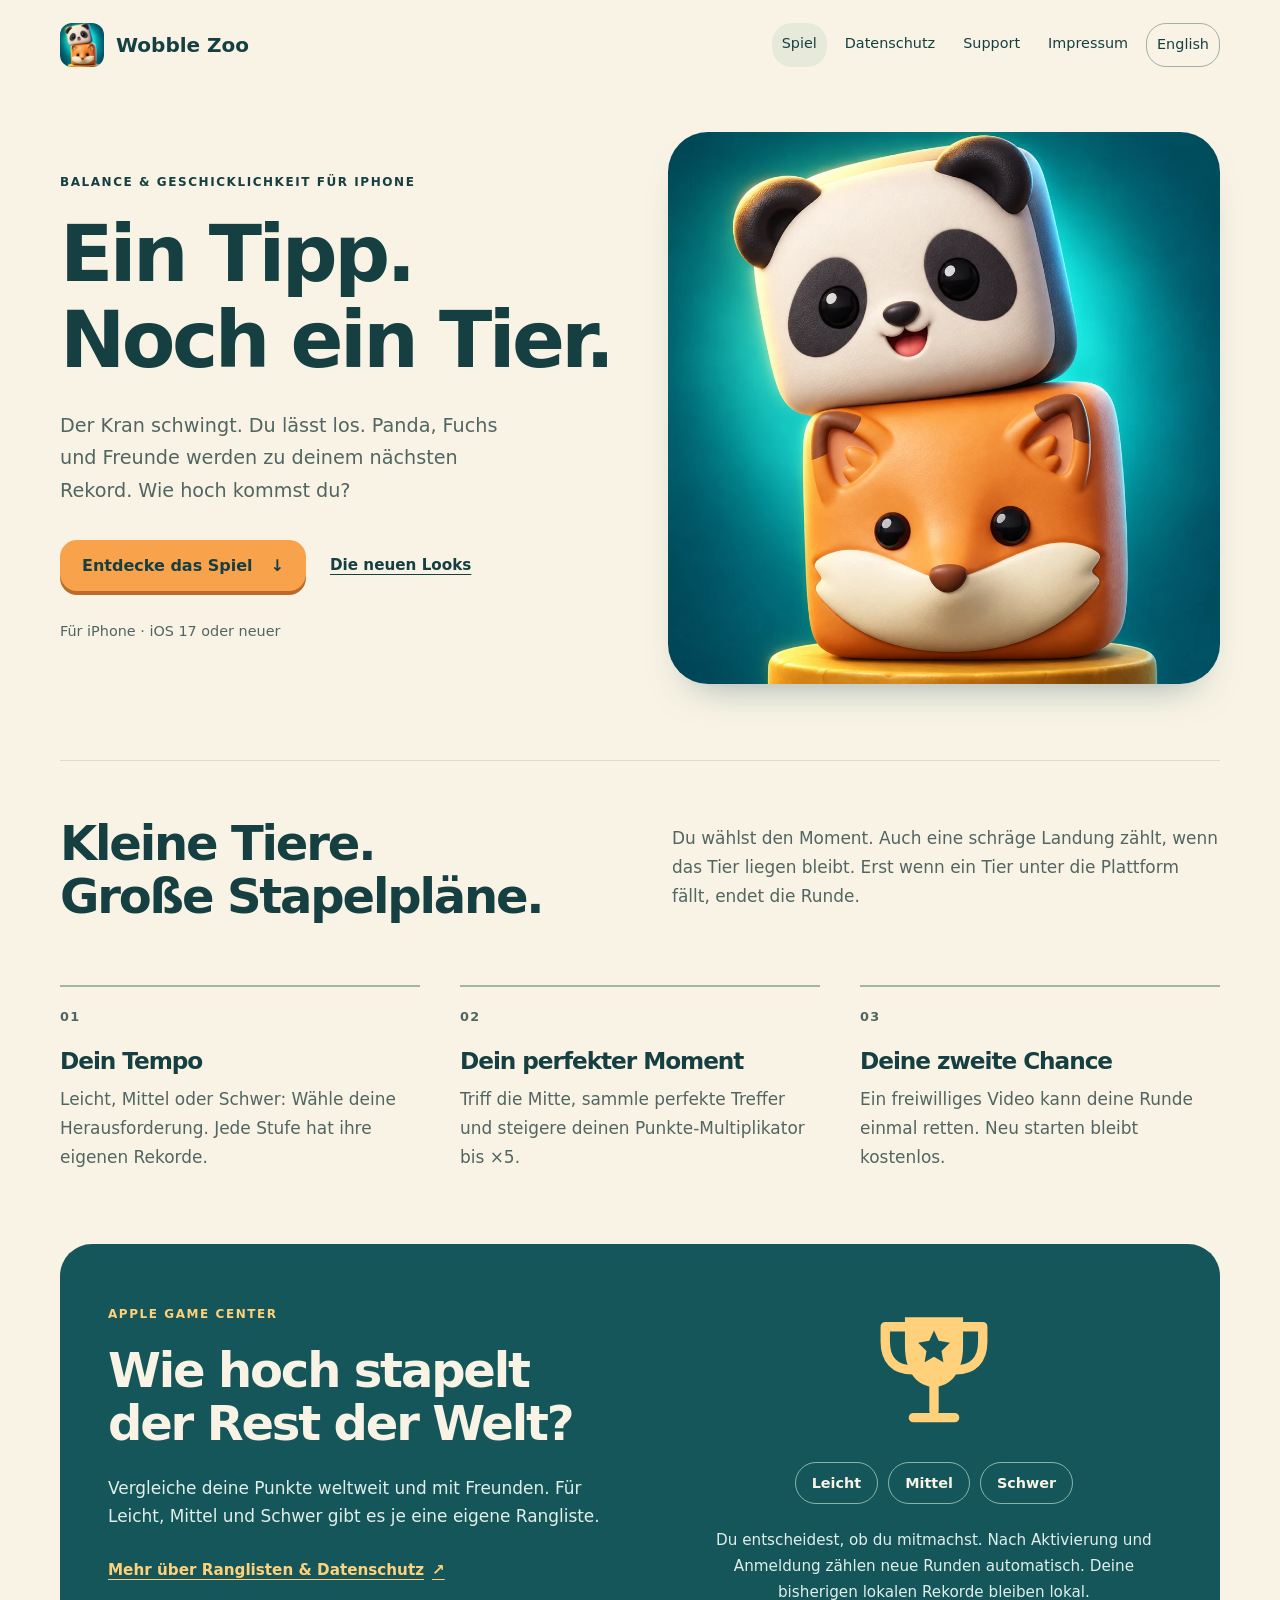
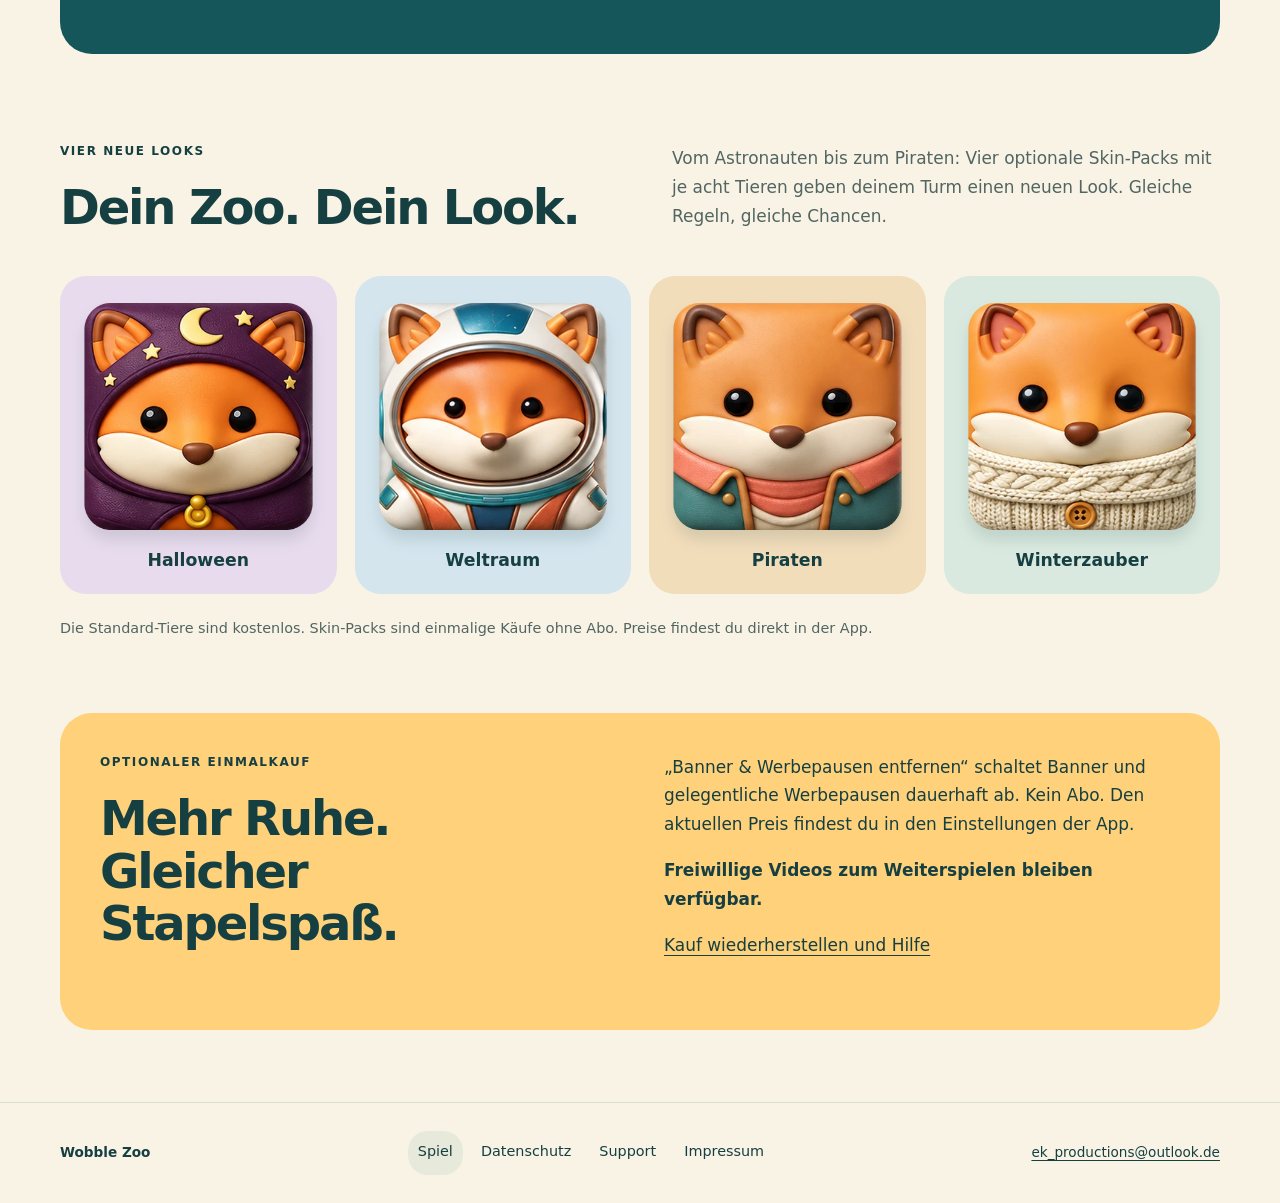
<file: index.html>
<!doctype html>
<html lang="de">
<head>
  <meta charset="utf-8">
  <meta name="viewport" content="width=device-width, initial-scale=1">
  <meta name="description" content="Ein Tipp. Noch ein Tier. Entdecke Wobble Zoo für iPhone: Tiere stapeln, drei Game-Center-Ranglisten und vier optionale Skin-Packs.">
  <meta name="theme-color" content="#f8f3e5">
  <title>Wobble Zoo: Tiere stapeln</title>
  <link rel="canonical" href="https://ekproductions.github.io/wobblezoo/">
  <link rel="alternate" hreflang="de" href="https://ekproductions.github.io/wobblezoo/">
  <link rel="alternate" hreflang="en" href="https://ekproductions.github.io/wobblezoo/en/">
  <meta property="og:type" content="website">
  <meta property="og:title" content="Wobble Zoo: Tiere stapeln">
  <meta property="og:description" content="Ein Tipp. Noch ein Tier. Entdecke Wobble Zoo für iPhone: Tiere stapeln, drei Game-Center-Ranglisten und vier optionale Skin-Packs.">
  <meta property="og:url" content="https://ekproductions.github.io/wobblezoo/">
  <meta property="og:image" content="https://ekproductions.github.io/wobblezoo/assets/app-icon.png?v=20260909">
  <meta property="og:image:width" content="1024">
  <meta property="og:image:height" content="1024">
  <meta property="og:image:alt" content="Das neue Wobble-Zoo-Motiv: ein Panda-Tierwürfel auf einem Fuchs">
  <link rel="icon" href="assets/app-icon-96.png">
  <link rel="apple-touch-icon" href="assets/apple-touch-icon.png">
  <link rel="stylesheet" href="assets/styles.css?v=20260909">
</head>
<body class="home">
<a class="skip" href="#main">Zum Inhalt</a>
<div class="top">
  <header><div class="shell">
    <a class="brand" href="index.html"><img src="assets/app-icon-96.png" alt="" width="44" height="44">Wobble Zoo</a>
    <nav aria-label="Hauptnavigation"><a href="index.html" aria-current="page">Spiel</a><a href="privacy.html">Datenschutz</a><a href="support.html">Support</a><a href="provider.html">Impressum</a><a class="language" href="en/index.html" lang="en" hreflang="en">English</a></nav>
  </div></header>
</div>
<main id="main">
  <section class="hero shell">
    <div class="hero-copy">
      <span class="eyebrow">Balance & Geschicklichkeit für iPhone</span>
      <h1>Ein Tipp.<br>Noch ein Tier.</h1>
      <p>Der Kran schwingt. Du lässt los. Panda, Fuchs und Freunde werden zu deinem nächsten Rekord. Wie hoch kommst du?</p>
      <div class="actions"><a class="button" href="#spiel">Entdecke das Spiel <span aria-hidden="true">↓</span></a><a class="text-link" href="#skins">Die neuen Looks</a></div>
      <p class="footnote">Für iPhone · iOS 17 oder neuer</p>
    </div>
    <figure class="hero-art"><img src="assets/panda-fox.webp" alt="Das neue Wobble-Zoo-Motiv: ein Panda-Tierwürfel auf einem Fuchs" width="1024" height="1024" fetchpriority="high"></figure>
  </section>
  <div class="shell">
    <section id="spiel" class="intro"><h2>Kleine Tiere.<br>Große Stapelpläne.</h2><p>Du wählst den Moment. Auch eine schräge Landung zählt, wenn das Tier liegen bleibt. Erst wenn ein Tier unter die Plattform fällt, endet die Runde.</p></section>
    <section class="steps" aria-label="Spiel"><article><span class="step-number" aria-hidden="true">01</span><h3>Dein Tempo</h3><p>Leicht, Mittel oder Schwer: Wähle deine Herausforderung. Jede Stufe hat ihre eigenen Rekorde.</p></article>
<article><span class="step-number" aria-hidden="true">02</span><h3>Dein perfekter Moment</h3><p>Triff die Mitte, sammle perfekte Treffer und steigere deinen Punkte-Multiplikator bis ×5.</p></article>
<article><span class="step-number" aria-hidden="true">03</span><h3>Deine zweite Chance</h3><p>Ein freiwilliges Video kann deine Runde einmal retten. Neu starten bleibt kostenlos.</p></article></section>
    <section class="rankings" aria-labelledby="rank-title">
      <div><span class="eyebrow">Apple Game Center</span><h2 id="rank-title">Wie hoch stapelt<br>der Rest der Welt?</h2><p>Vergleiche deine Punkte weltweit und mit Freunden. Für Leicht, Mittel und Schwer gibt es je eine eigene Rangliste.</p><a class="text-link" href="privacy.html#game-center">Mehr über Ranglisten & Datenschutz <span aria-hidden="true">↗</span></a></div>
      <div class="ranking-details"><svg class="trophy" viewBox="0 0 160 160" fill="none" aria-hidden="true"><path d="M49 27h62v31c0 28-14 43-31 43S49 86 49 58V27Z" fill="currentColor"/><path d="M49 37H28v16c0 19 10 30 29 30M111 37h21v16c0 19-10 30-29 30M80 99v28M58 134h44" stroke="currentColor" stroke-width="10" stroke-linecap="round" stroke-linejoin="round"/><path d="m80 41 5 11 12 2-9 9 2 12-10-6-10 6 2-12-9-9 12-2 5-11Z" fill="#14565a"/></svg><ul class="difficulties"><li>Leicht</li><li>Mittel</li><li>Schwer</li></ul><p>Du entscheidest, ob du mitmachst. Nach Aktivierung und Anmeldung zählen neue Runden automatisch. Deine bisherigen lokalen Rekorde bleiben lokal.</p></div>
    </section>
    <section id="skins" class="skins" aria-labelledby="skins-title">
      <div class="section-heading"><div><span class="eyebrow">Vier neue Looks</span><h2 id="skins-title">Dein Zoo. Dein Look.</h2></div><p>Vom Astronauten bis zum Piraten: Vier optionale Skin-Packs mit je acht Tieren geben deinem Turm einen neuen Look. Gleiche Regeln, gleiche Chancen.</p></div>
      <div class="skin-grid"><figure class="skin halloween"><img src="assets/halloween-fox.webp" alt="Fuchs im Halloween-Kostüm" width="384" height="384" loading="lazy" decoding="async"><figcaption>Halloween</figcaption></figure>
<figure class="skin space"><img src="assets/space-fox.webp" alt="Fuchs im Raumanzug" width="384" height="384" loading="lazy" decoding="async"><figcaption>Weltraum</figcaption></figure>
<figure class="skin pirates"><img src="assets/pirates-fox.webp" alt="Fuchs im Piratenkostüm" width="384" height="384" loading="lazy" decoding="async"><figcaption>Piraten</figcaption></figure>
<figure class="skin winter"><img src="assets/winter-fox.webp" alt="Fuchs im Winter-Outfit" width="384" height="384" loading="lazy" decoding="async"><figcaption>Winterzauber</figcaption></figure></div><p class="footnote skins-note">Die Standard-Tiere sind kostenlos. Skin-Packs sind einmalige Käufe ohne Abo. Preise findest du direkt in der App.</p>
    </section>
    <section class="purchase"><div><span class="eyebrow">Optionaler Einmalkauf</span><h2>Mehr Ruhe.<br>Gleicher Stapelspaß.</h2></div><div><p>„Banner &amp; Werbepausen entfernen“ schaltet Banner und gelegentliche Werbepausen dauerhaft ab. Kein Abo. Den aktuellen Preis findest du in den Einstellungen der App.</p><p><strong>Freiwillige Videos zum Weiterspielen bleiben verfügbar.</strong></p><p><a href="support.html#purchases">Kauf wiederherstellen und Hilfe</a></p></div></section>
  </div>
</main>
<footer><div class="shell"><p class="copyright">Wobble Zoo</p><nav aria-label="Fußnavigation"><a href="index.html" aria-current="page">Spiel</a><a href="privacy.html">Datenschutz</a><a href="support.html">Support</a><a href="provider.html">Impressum</a></nav><p><a href="mailto:ek_productions@outlook.de">ek_productions@outlook.de</a></p></div></footer>
</body>
</html>
</file>
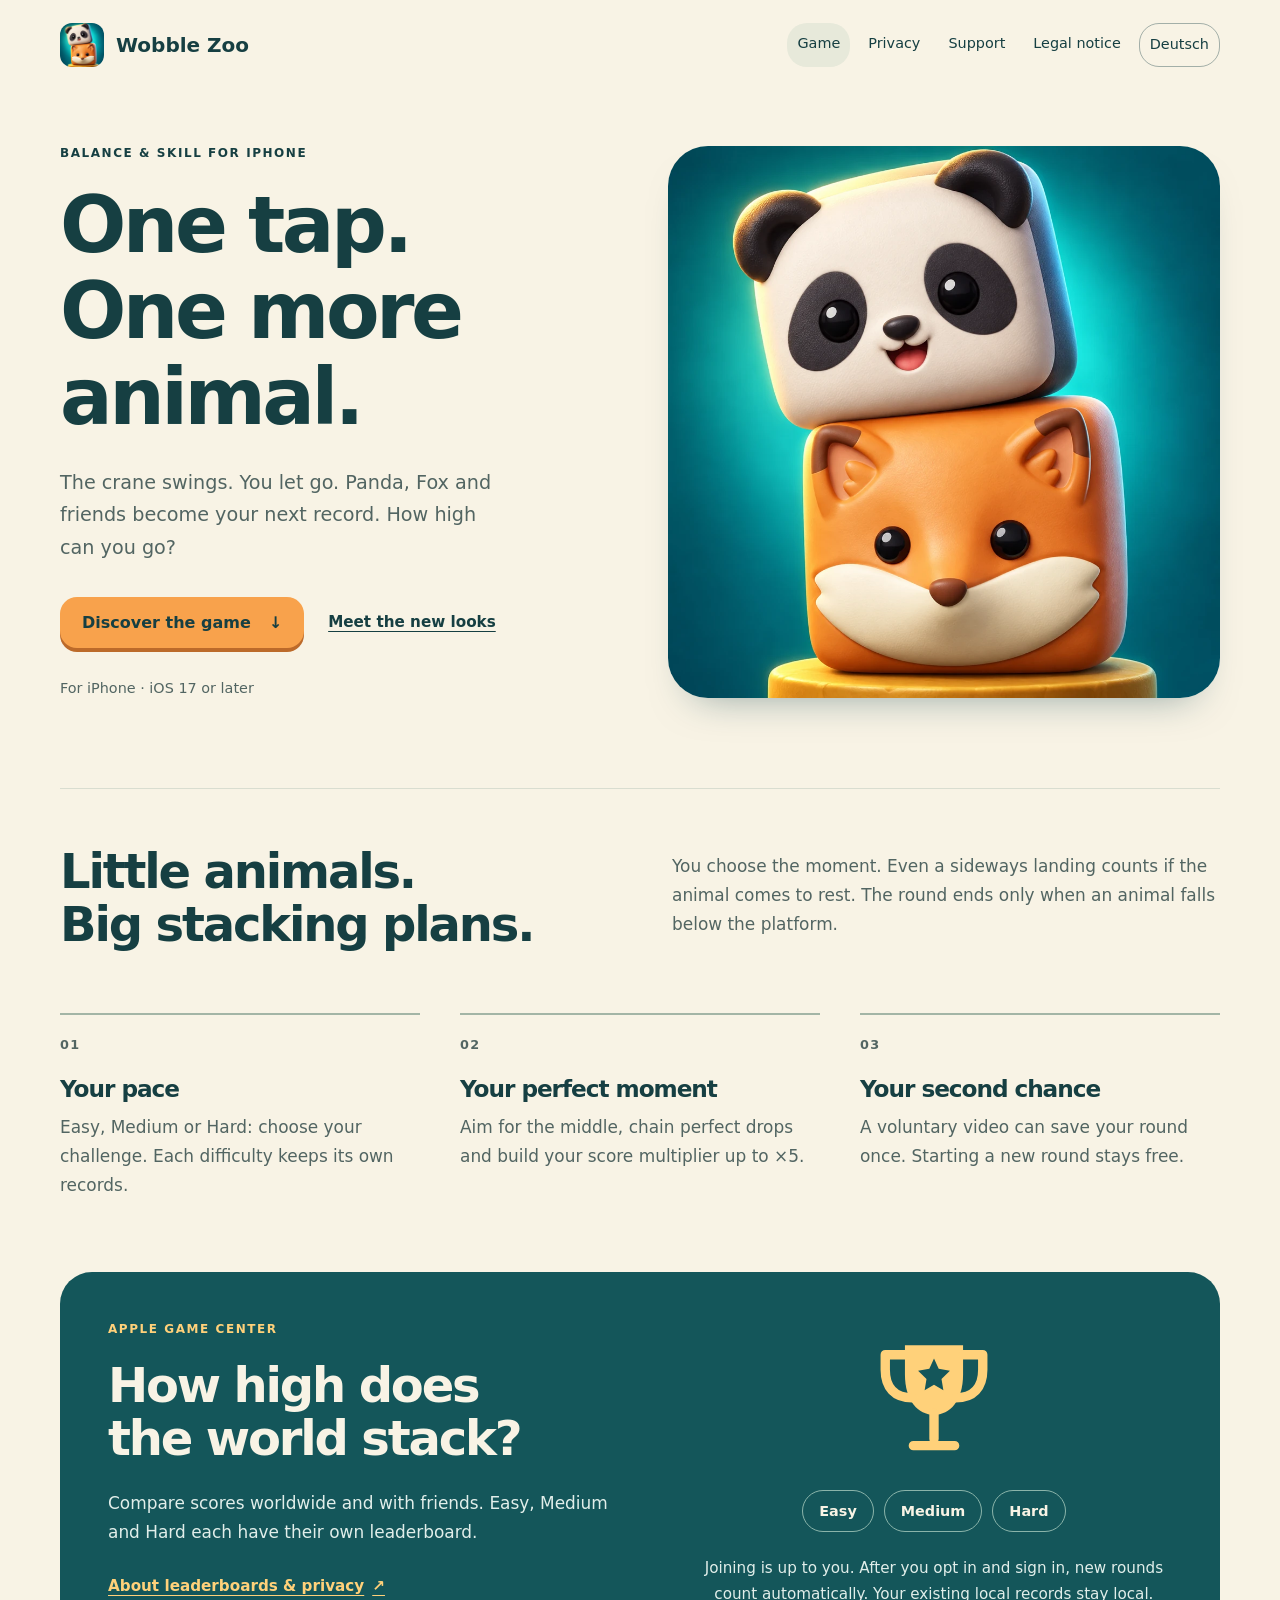
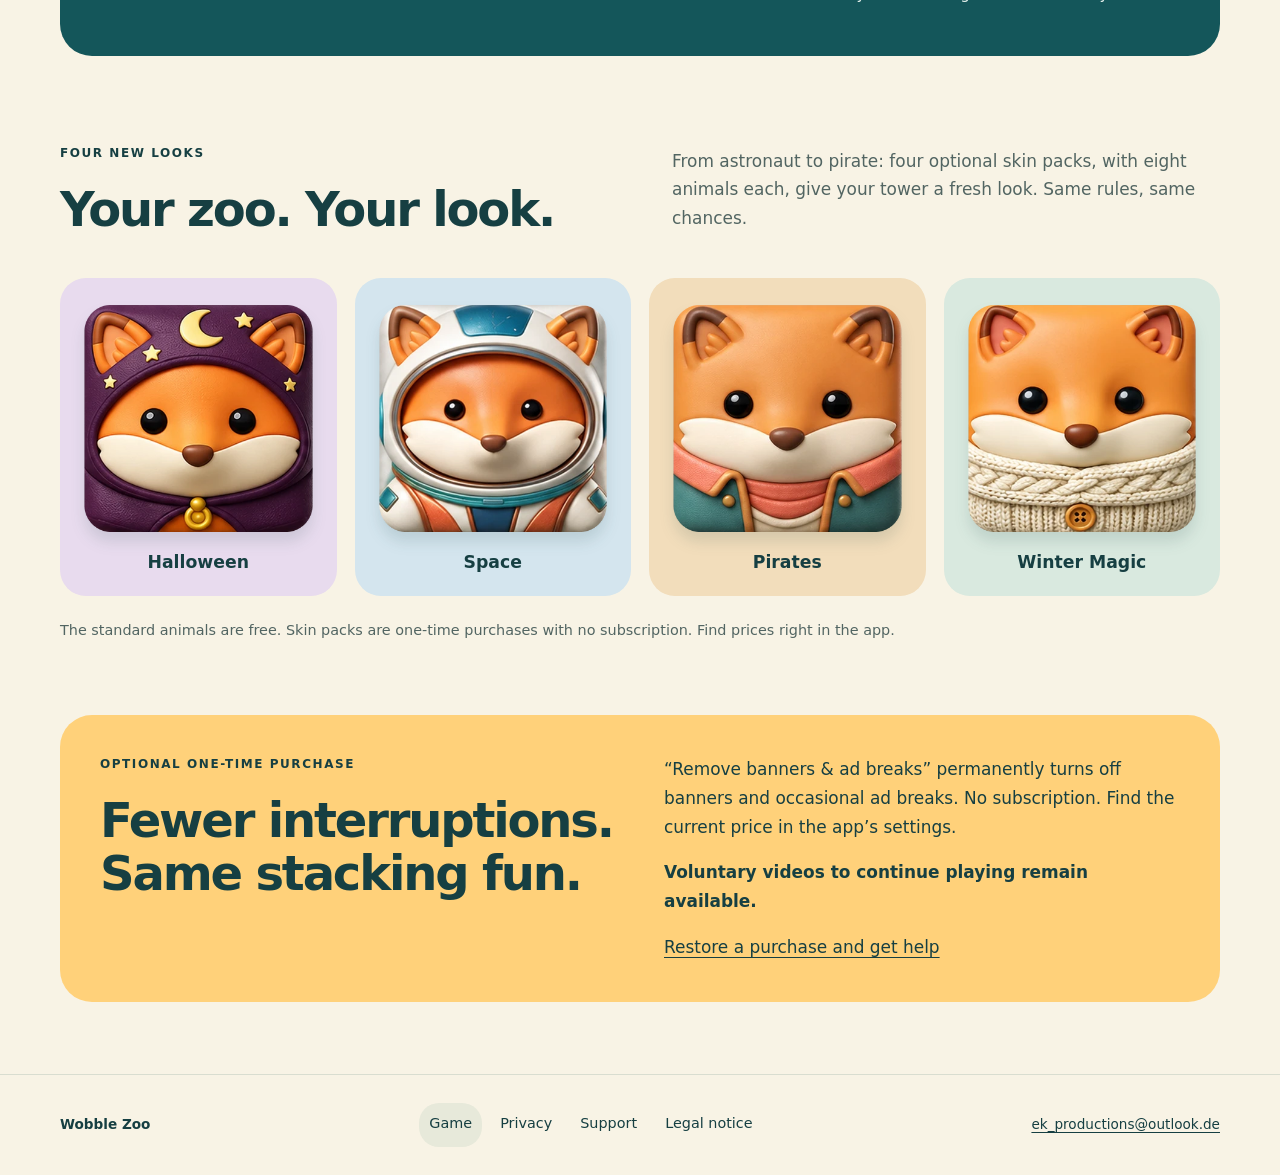
<file: en/index.html>
<!doctype html>
<html lang="en">
<head>
  <meta charset="utf-8">
  <meta name="viewport" content="width=device-width, initial-scale=1">
  <meta name="description" content="One tap. One more animal. Discover Wobble Zoo for iPhone: animal stacking, three Game Center leaderboards and four optional skin packs.">
  <meta name="theme-color" content="#f8f3e5">
  <title>Wobble Zoo — Stack animals</title>
  <link rel="canonical" href="https://ekproductions.github.io/wobblezoo/en/">
  <link rel="alternate" hreflang="de" href="https://ekproductions.github.io/wobblezoo/">
  <link rel="alternate" hreflang="en" href="https://ekproductions.github.io/wobblezoo/en/">
  <meta property="og:type" content="website">
  <meta property="og:title" content="Wobble Zoo — Stack animals">
  <meta property="og:description" content="One tap. One more animal. Discover Wobble Zoo for iPhone: animal stacking, three Game Center leaderboards and four optional skin packs.">
  <meta property="og:url" content="https://ekproductions.github.io/wobblezoo/en/">
  <meta property="og:image" content="https://ekproductions.github.io/wobblezoo/assets/app-icon.png?v=20260909">
  <meta property="og:image:width" content="1024">
  <meta property="og:image:height" content="1024">
  <meta property="og:image:alt" content="The new Wobble Zoo artwork: a panda animal cube stacked on a fox">
  <link rel="icon" href="../assets/app-icon-96.png">
  <link rel="apple-touch-icon" href="../assets/apple-touch-icon.png">
  <link rel="stylesheet" href="../assets/styles.css?v=20260909">
</head>
<body class="home">
<a class="skip" href="#main">Skip to content</a>
<div class="top">
  <header><div class="shell">
    <a class="brand" href="index.html"><img src="../assets/app-icon-96.png" alt="" width="44" height="44">Wobble Zoo</a>
    <nav aria-label="Main navigation"><a href="index.html" aria-current="page">Game</a><a href="privacy.html">Privacy</a><a href="support.html">Support</a><a href="provider.html">Legal notice</a><a class="language" href="../index.html" lang="de" hreflang="de">Deutsch</a></nav>
  </div></header>
</div>
<main id="main">
  <section class="hero shell">
    <div class="hero-copy">
      <span class="eyebrow">Balance & skill for iPhone</span>
      <h1>One tap.<br>One more animal.</h1>
      <p>The crane swings. You let go. Panda, Fox and friends become your next record. How high can you go?</p>
      <div class="actions"><a class="button" href="#game">Discover the game <span aria-hidden="true">↓</span></a><a class="text-link" href="#skins">Meet the new looks</a></div>
      <p class="footnote">For iPhone · iOS 17 or later</p>
    </div>
    <figure class="hero-art"><img src="../assets/panda-fox.webp" alt="The new Wobble Zoo artwork: a panda animal cube stacked on a fox" width="1024" height="1024" fetchpriority="high"></figure>
  </section>
  <div class="shell">
    <section id="game" class="intro"><h2>Little animals.<br>Big stacking plans.</h2><p>You choose the moment. Even a sideways landing counts if the animal comes to rest. The round ends only when an animal falls below the platform.</p></section>
    <section class="steps" aria-label="Game"><article><span class="step-number" aria-hidden="true">01</span><h3>Your pace</h3><p>Easy, Medium or Hard: choose your challenge. Each difficulty keeps its own records.</p></article>
<article><span class="step-number" aria-hidden="true">02</span><h3>Your perfect moment</h3><p>Aim for the middle, chain perfect drops and build your score multiplier up to ×5.</p></article>
<article><span class="step-number" aria-hidden="true">03</span><h3>Your second chance</h3><p>A voluntary video can save your round once. Starting a new round stays free.</p></article></section>
    <section class="rankings" aria-labelledby="rank-title">
      <div><span class="eyebrow">Apple Game Center</span><h2 id="rank-title">How high does<br>the world stack?</h2><p>Compare scores worldwide and with friends. Easy, Medium and Hard each have their own leaderboard.</p><a class="text-link" href="privacy.html#game-center">About leaderboards & privacy <span aria-hidden="true">↗</span></a></div>
      <div class="ranking-details"><svg class="trophy" viewBox="0 0 160 160" fill="none" aria-hidden="true"><path d="M49 27h62v31c0 28-14 43-31 43S49 86 49 58V27Z" fill="currentColor"/><path d="M49 37H28v16c0 19 10 30 29 30M111 37h21v16c0 19-10 30-29 30M80 99v28M58 134h44" stroke="currentColor" stroke-width="10" stroke-linecap="round" stroke-linejoin="round"/><path d="m80 41 5 11 12 2-9 9 2 12-10-6-10 6 2-12-9-9 12-2 5-11Z" fill="#14565a"/></svg><ul class="difficulties"><li>Easy</li><li>Medium</li><li>Hard</li></ul><p>Joining is up to you. After you opt in and sign in, new rounds count automatically. Your existing local records stay local.</p></div>
    </section>
    <section id="skins" class="skins" aria-labelledby="skins-title">
      <div class="section-heading"><div><span class="eyebrow">Four new looks</span><h2 id="skins-title">Your zoo. Your look.</h2></div><p>From astronaut to pirate: four optional skin packs, with eight animals each, give your tower a fresh look. Same rules, same chances.</p></div>
      <div class="skin-grid"><figure class="skin halloween"><img src="../assets/halloween-fox.webp" alt="Fox in a Halloween costume" width="384" height="384" loading="lazy" decoding="async"><figcaption>Halloween</figcaption></figure>
<figure class="skin space"><img src="../assets/space-fox.webp" alt="Fox in a spacesuit" width="384" height="384" loading="lazy" decoding="async"><figcaption>Space</figcaption></figure>
<figure class="skin pirates"><img src="../assets/pirates-fox.webp" alt="Fox in a pirate costume" width="384" height="384" loading="lazy" decoding="async"><figcaption>Pirates</figcaption></figure>
<figure class="skin winter"><img src="../assets/winter-fox.webp" alt="Fox in a winter outfit" width="384" height="384" loading="lazy" decoding="async"><figcaption>Winter Magic</figcaption></figure></div><p class="footnote skins-note">The standard animals are free. Skin packs are one-time purchases with no subscription. Find prices right in the app.</p>
    </section>
    <section class="purchase"><div><span class="eyebrow">Optional one-time purchase</span><h2>Fewer interruptions.<br>Same stacking fun.</h2></div><div><p>“Remove banners &amp; ad breaks” permanently turns off banners and occasional ad breaks. No subscription. Find the current price in the app’s settings.</p><p><strong>Voluntary videos to continue playing remain available.</strong></p><p><a href="support.html#purchases">Restore a purchase and get help</a></p></div></section>
  </div>
</main>
<footer><div class="shell"><p class="copyright">Wobble Zoo</p><nav aria-label="Footer navigation"><a href="index.html" aria-current="page">Game</a><a href="privacy.html">Privacy</a><a href="support.html">Support</a><a href="provider.html">Legal notice</a></nav><p><a href="mailto:ek_productions@outlook.de">ek_productions@outlook.de</a></p></div></footer>
</body>
</html>
</file>
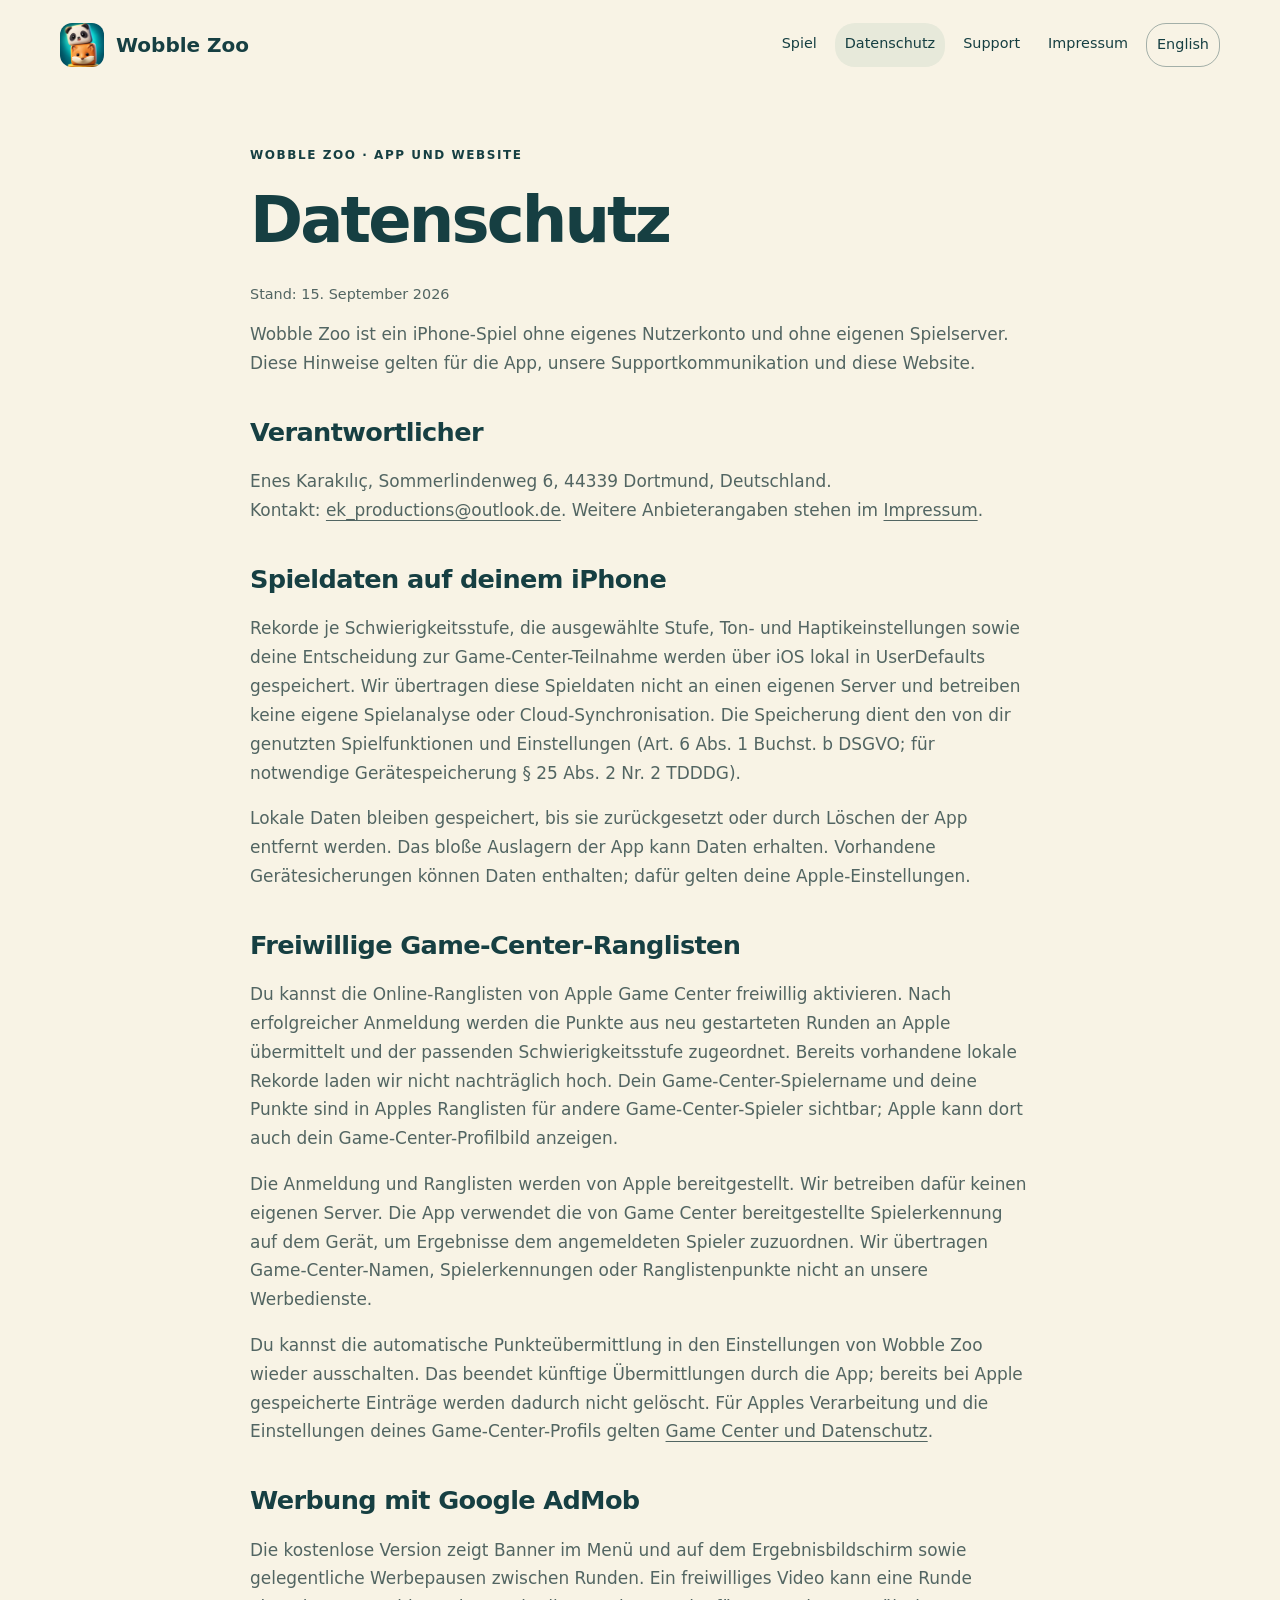
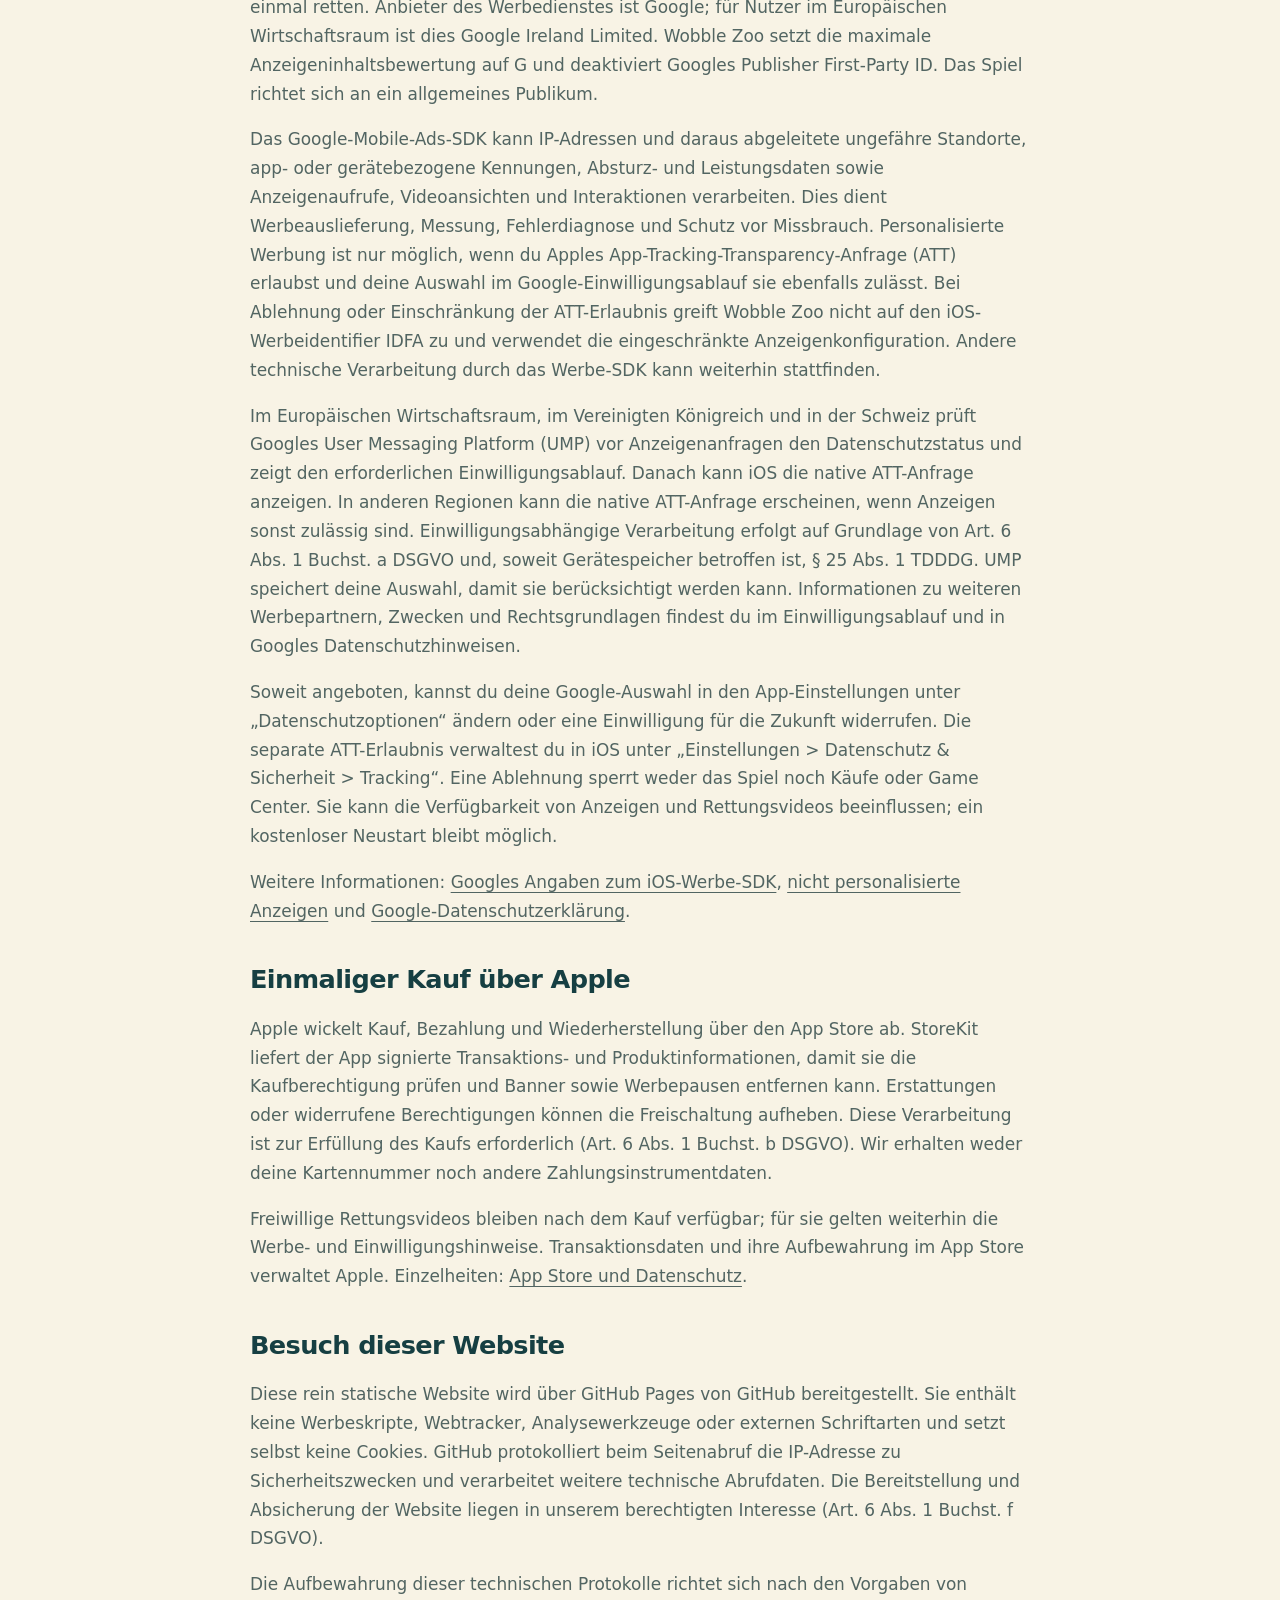
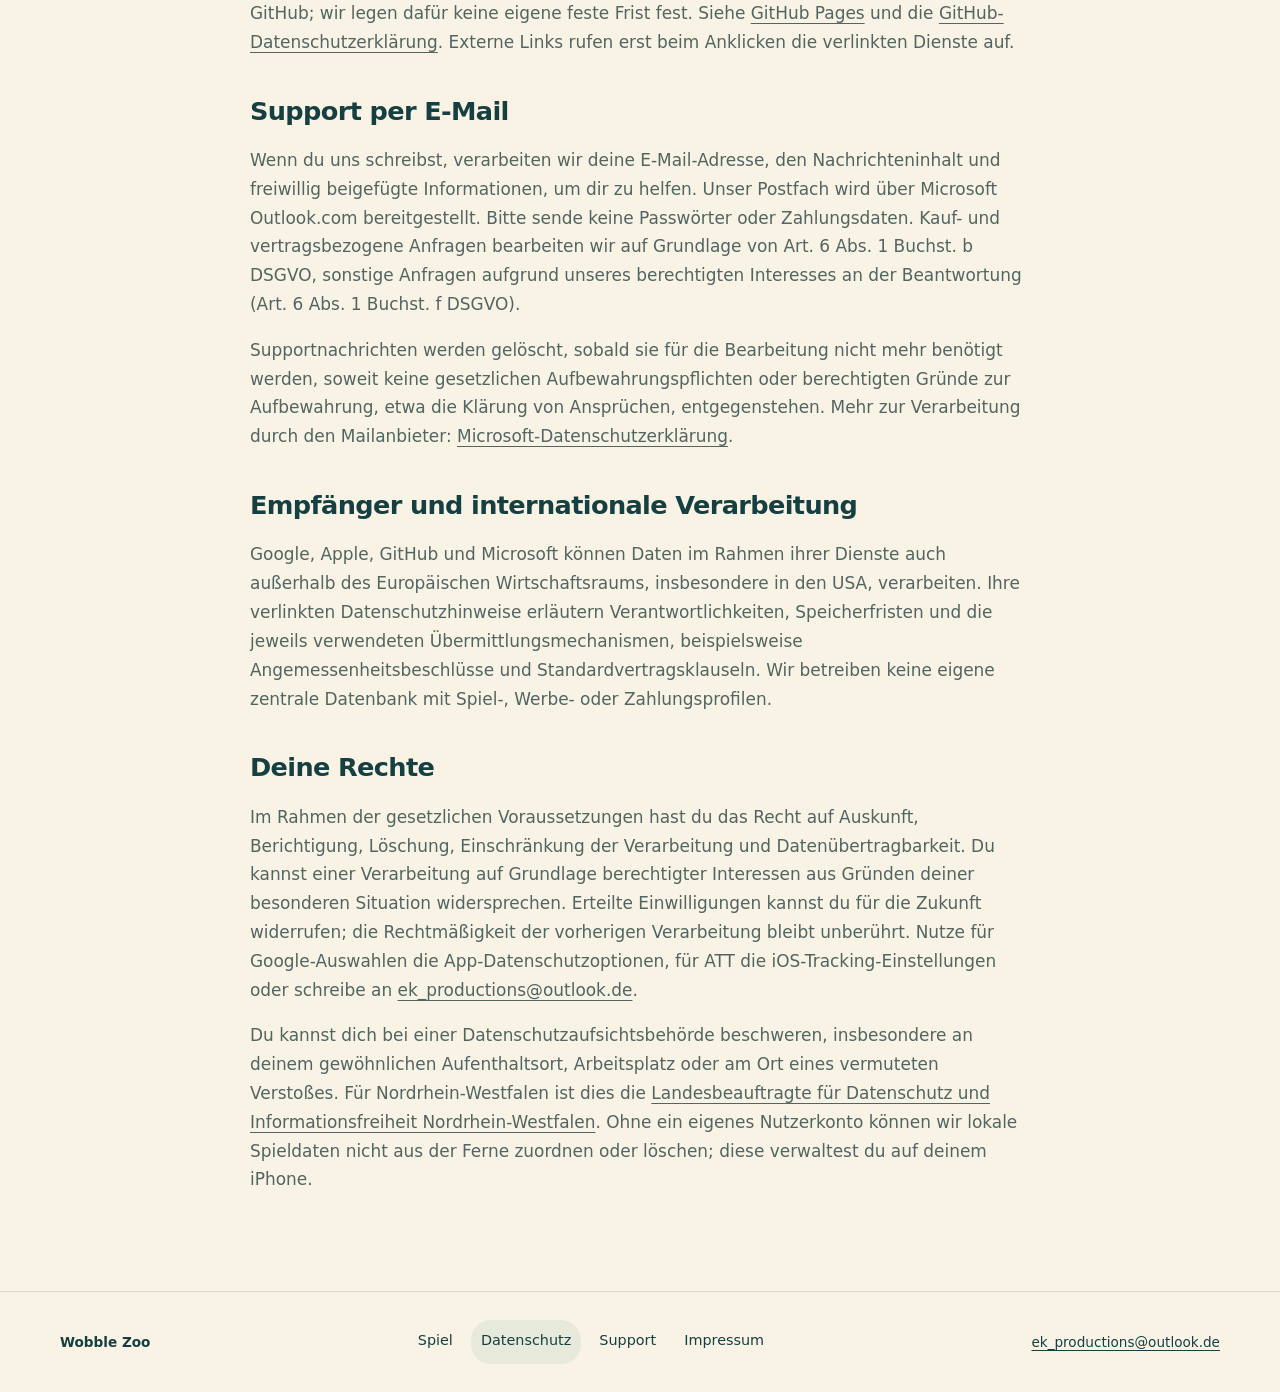
<file: privacy.html>
<!doctype html><html lang="de"><head><meta charset="utf-8"><meta name="viewport" content="width=device-width, initial-scale=1"><meta name="description" content="Tierwürfel stapeln, Rekorde knacken und Hilfe finden: Wobble Zoo für iPhone."><title>Datenschutz · Wobble Zoo</title><link rel="icon" href="assets/app-icon-96.png"><link rel="stylesheet" href="assets/styles.css?v=20260909"><link rel="apple-touch-icon" href="assets/apple-touch-icon.png"></head><body><a class="skip" href="#main">Zum Inhalt</a><div class="top"><header><div class="shell"><a class="brand" href="index.html"><img src="assets/app-icon-96.png" alt="" width="44" height="44">Wobble Zoo</a><nav aria-label="Hauptnavigation"><a href="index.html">Spiel</a><a href="privacy.html" aria-current="page">Datenschutz</a><a href="support.html">Support</a><a href="provider.html">Impressum</a><a class="language" href="en/privacy.html" lang="en" hreflang="en">English</a></nav></div></header></div><main id="main" class="shell legal"><span class="eyebrow">Wobble Zoo · App und Website</span><h1>Datenschutz</h1><p class="updated">Stand: 15. September 2026</p>
<p>Wobble Zoo ist ein iPhone-Spiel ohne eigenes Nutzerkonto und ohne eigenen Spielserver. Diese Hinweise gelten für die App, unsere Supportkommunikation und diese Website.</p>
<h2>Verantwortlicher</h2><p>Enes Karakılıç, Sommerlindenweg 6, 44339 Dortmund, Deutschland.<br>Kontakt: <a href="mailto:ek_productions@outlook.de">ek_productions@outlook.de</a>. Weitere Anbieterangaben stehen im <a href="provider.html">Impressum</a>.</p>
<h2>Spieldaten auf deinem iPhone</h2><p>Rekorde je Schwierigkeitsstufe, die ausgewählte Stufe, Ton- und Haptikeinstellungen sowie deine Entscheidung zur Game-Center-Teilnahme werden über iOS lokal in UserDefaults gespeichert. Wir übertragen diese Spieldaten nicht an einen eigenen Server und betreiben keine eigene Spielanalyse oder Cloud-Synchronisation. Die Speicherung dient den von dir genutzten Spielfunktionen und Einstellungen (Art. 6 Abs. 1 Buchst. b DSGVO; für notwendige Gerätespeicherung § 25 Abs. 2 Nr. 2 TDDDG).</p><p>Lokale Daten bleiben gespeichert, bis sie zurückgesetzt oder durch Löschen der App entfernt werden. Das bloße Auslagern der App kann Daten erhalten. Vorhandene Gerätesicherungen können Daten enthalten; dafür gelten deine Apple-Einstellungen.</p>
<h2 id="game-center">Freiwillige Game-Center-Ranglisten</h2>
<p>Du kannst die Online-Ranglisten von Apple Game Center freiwillig aktivieren. Nach erfolgreicher Anmeldung werden die Punkte aus neu gestarteten Runden an Apple übermittelt und der passenden Schwierigkeitsstufe zugeordnet. Bereits vorhandene lokale Rekorde laden wir nicht nachträglich hoch. Dein Game-Center-Spielername und deine Punkte sind in Apples Ranglisten für andere Game-Center-Spieler sichtbar; Apple kann dort auch dein Game-Center-Profilbild anzeigen.</p>
<p>Die Anmeldung und Ranglisten werden von Apple bereitgestellt. Wir betreiben dafür keinen eigenen Server. Die App verwendet die von Game Center bereitgestellte Spielerkennung auf dem Gerät, um Ergebnisse dem angemeldeten Spieler zuzuordnen. Wir übertragen Game-Center-Namen, Spielerkennungen oder Ranglistenpunkte nicht an unsere Werbedienste.</p>
<p>Du kannst die automatische Punkteübermittlung in den Einstellungen von Wobble Zoo wieder ausschalten. Das beendet künftige Übermittlungen durch die App; bereits bei Apple gespeicherte Einträge werden dadurch nicht gelöscht. Für Apples Verarbeitung und die Einstellungen deines Game-Center-Profils gelten <a href="https://www.apple.com/legal/privacy/data/de/game-center/">Game Center und Datenschutz</a>.</p>
<h2>Werbung mit Google AdMob</h2><p>Die kostenlose Version zeigt Banner im Menü und auf dem Ergebnisbildschirm sowie gelegentliche Werbepausen zwischen Runden. Ein freiwilliges Video kann eine Runde einmal retten. Anbieter des Werbedienstes ist Google; für Nutzer im Europäischen Wirtschaftsraum ist dies Google Ireland Limited. Wobble Zoo setzt die maximale Anzeigeninhaltsbewertung auf G und deaktiviert Googles Publisher First-Party ID. Das Spiel richtet sich an ein allgemeines Publikum.</p><p>Das Google-Mobile-Ads-SDK kann IP-Adressen und daraus abgeleitete ungefähre Standorte, app- oder gerätebezogene Kennungen, Absturz- und Leistungsdaten sowie Anzeigenaufrufe, Videoansichten und Interaktionen verarbeiten. Dies dient Werbeauslieferung, Messung, Fehlerdiagnose und Schutz vor Missbrauch. Personalisierte Werbung ist nur möglich, wenn du Apples App-Tracking-Transparency-Anfrage (ATT) erlaubst und deine Auswahl im Google-Einwilligungsablauf sie ebenfalls zulässt. Bei Ablehnung oder Einschränkung der ATT-Erlaubnis greift Wobble Zoo nicht auf den iOS-Werbeidentifier IDFA zu und verwendet die eingeschränkte Anzeigenkonfiguration. Andere technische Verarbeitung durch das Werbe-SDK kann weiterhin stattfinden.</p><p>Im Europäischen Wirtschaftsraum, im Vereinigten Königreich und in der Schweiz prüft Googles User Messaging Platform (UMP) vor Anzeigenanfragen den Datenschutzstatus und zeigt den erforderlichen Einwilligungsablauf. Danach kann iOS die native ATT-Anfrage anzeigen. In anderen Regionen kann die native ATT-Anfrage erscheinen, wenn Anzeigen sonst zulässig sind. Einwilligungsabhängige Verarbeitung erfolgt auf Grundlage von Art. 6 Abs. 1 Buchst. a DSGVO und, soweit Gerätespeicher betroffen ist, § 25 Abs. 1 TDDDG. UMP speichert deine Auswahl, damit sie berücksichtigt werden kann. Informationen zu weiteren Werbepartnern, Zwecken und Rechtsgrundlagen findest du im Einwilligungsablauf und in Googles Datenschutzhinweisen.</p><p>Soweit angeboten, kannst du deine Google-Auswahl in den App-Einstellungen unter „Datenschutzoptionen“ ändern oder eine Einwilligung für die Zukunft widerrufen. Die separate ATT-Erlaubnis verwaltest du in iOS unter „Einstellungen &gt; Datenschutz &amp; Sicherheit &gt; Tracking“. Eine Ablehnung sperrt weder das Spiel noch Käufe oder Game Center. Sie kann die Verfügbarkeit von Anzeigen und Rettungsvideos beeinflussen; ein kostenloser Neustart bleibt möglich.</p><p>Weitere Informationen: <a href="https://developers.google.com/admob/ios/privacy/data-disclosure">Googles Angaben zum iOS-Werbe-SDK</a>, <a href="https://support.google.com/admob/answer/7676680?hl=de">nicht personalisierte Anzeigen</a> und <a href="https://policies.google.com/privacy?hl=de">Google-Datenschutzerklärung</a>.</p>
<h2>Einmaliger Kauf über Apple</h2><p>Apple wickelt Kauf, Bezahlung und Wiederherstellung über den App Store ab. StoreKit liefert der App signierte Transaktions- und Produktinformationen, damit sie die Kaufberechtigung prüfen und Banner sowie Werbepausen entfernen kann. Erstattungen oder widerrufene Berechtigungen können die Freischaltung aufheben. Diese Verarbeitung ist zur Erfüllung des Kaufs erforderlich (Art. 6 Abs. 1 Buchst. b DSGVO). Wir erhalten weder deine Kartennummer noch andere Zahlungsinstrumentdaten.</p><p>Freiwillige Rettungsvideos bleiben nach dem Kauf verfügbar; für sie gelten weiterhin die Werbe- und Einwilligungshinweise. Transaktionsdaten und ihre Aufbewahrung im App Store verwaltet Apple. Einzelheiten: <a href="https://www.apple.com/legal/privacy/data/de/app-store/">App Store und Datenschutz</a>.</p>
<h2>Besuch dieser Website</h2><p>Diese rein statische Website wird über GitHub Pages von GitHub bereitgestellt. Sie enthält keine Werbeskripte, Webtracker, Analysewerkzeuge oder externen Schriftarten und setzt selbst keine Cookies. GitHub protokolliert beim Seitenabruf die IP-Adresse zu Sicherheitszwecken und verarbeitet weitere technische Abrufdaten. Die Bereitstellung und Absicherung der Website liegen in unserem berechtigten Interesse (Art. 6 Abs. 1 Buchst. f DSGVO).</p><p>Die Aufbewahrung dieser technischen Protokolle richtet sich nach den Vorgaben von GitHub; wir legen dafür keine eigene feste Frist fest. Siehe <a href="https://docs.github.com/en/pages/getting-started-with-github-pages/what-is-github-pages">GitHub Pages</a> und die <a href="https://docs.github.com/en/site-policy/privacy-policies/github-general-privacy-statement">GitHub-Datenschutzerklärung</a>. Externe Links rufen erst beim Anklicken die verlinkten Dienste auf.</p>
<h2>Support per E-Mail</h2><p>Wenn du uns schreibst, verarbeiten wir deine E-Mail-Adresse, den Nachrichteninhalt und freiwillig beigefügte Informationen, um dir zu helfen. Unser Postfach wird über Microsoft Outlook.com bereitgestellt. Bitte sende keine Passwörter oder Zahlungsdaten. Kauf- und vertragsbezogene Anfragen bearbeiten wir auf Grundlage von Art. 6 Abs. 1 Buchst. b DSGVO, sonstige Anfragen aufgrund unseres berechtigten Interesses an der Beantwortung (Art. 6 Abs. 1 Buchst. f DSGVO).</p><p>Supportnachrichten werden gelöscht, sobald sie für die Bearbeitung nicht mehr benötigt werden, soweit keine gesetzlichen Aufbewahrungspflichten oder berechtigten Gründe zur Aufbewahrung, etwa die Klärung von Ansprüchen, entgegenstehen. Mehr zur Verarbeitung durch den Mailanbieter: <a href="https://www.microsoft.com/de-de/privacy/privacystatement">Microsoft-Datenschutzerklärung</a>.</p>
<h2>Empfänger und internationale Verarbeitung</h2><p>Google, Apple, GitHub und Microsoft können Daten im Rahmen ihrer Dienste auch außerhalb des Europäischen Wirtschaftsraums, insbesondere in den USA, verarbeiten. Ihre verlinkten Datenschutzhinweise erläutern Verantwortlichkeiten, Speicherfristen und die jeweils verwendeten Übermittlungsmechanismen, beispielsweise Angemessenheitsbeschlüsse und Standardvertragsklauseln. Wir betreiben keine eigene zentrale Datenbank mit Spiel-, Werbe- oder Zahlungsprofilen.</p>
<h2>Deine Rechte</h2><p>Im Rahmen der gesetzlichen Voraussetzungen hast du das Recht auf Auskunft, Berichtigung, Löschung, Einschränkung der Verarbeitung und Datenübertragbarkeit. Du kannst einer Verarbeitung auf Grundlage berechtigter Interessen aus Gründen deiner besonderen Situation widersprechen. Erteilte Einwilligungen kannst du für die Zukunft widerrufen; die Rechtmäßigkeit der vorherigen Verarbeitung bleibt unberührt. Nutze für Google-Auswahlen die App-Datenschutzoptionen, für ATT die iOS-Tracking-Einstellungen oder schreibe an <a href="mailto:ek_productions@outlook.de">ek_productions@outlook.de</a>.</p><p>Du kannst dich bei einer Datenschutzaufsichtsbehörde beschweren, insbesondere an deinem gewöhnlichen Aufenthaltsort, Arbeitsplatz oder am Ort eines vermuteten Verstoßes. Für Nordrhein-Westfalen ist dies die <a href="https://www.ldi.nrw.de/">Landesbeauftragte für Datenschutz und Informationsfreiheit Nordrhein-Westfalen</a>. Ohne ein eigenes Nutzerkonto können wir lokale Spieldaten nicht aus der Ferne zuordnen oder löschen; diese verwaltest du auf deinem iPhone.</p></main><footer><div class="shell"><p class="copyright">Wobble Zoo</p><nav aria-label="Fußnavigation"><a href="index.html">Spiel</a><a href="privacy.html" aria-current="page">Datenschutz</a><a href="support.html">Support</a><a href="provider.html">Impressum</a></nav><p><a href="mailto:ek_productions@outlook.de">ek_productions@outlook.de</a></p></div></footer></body></html>
</file>
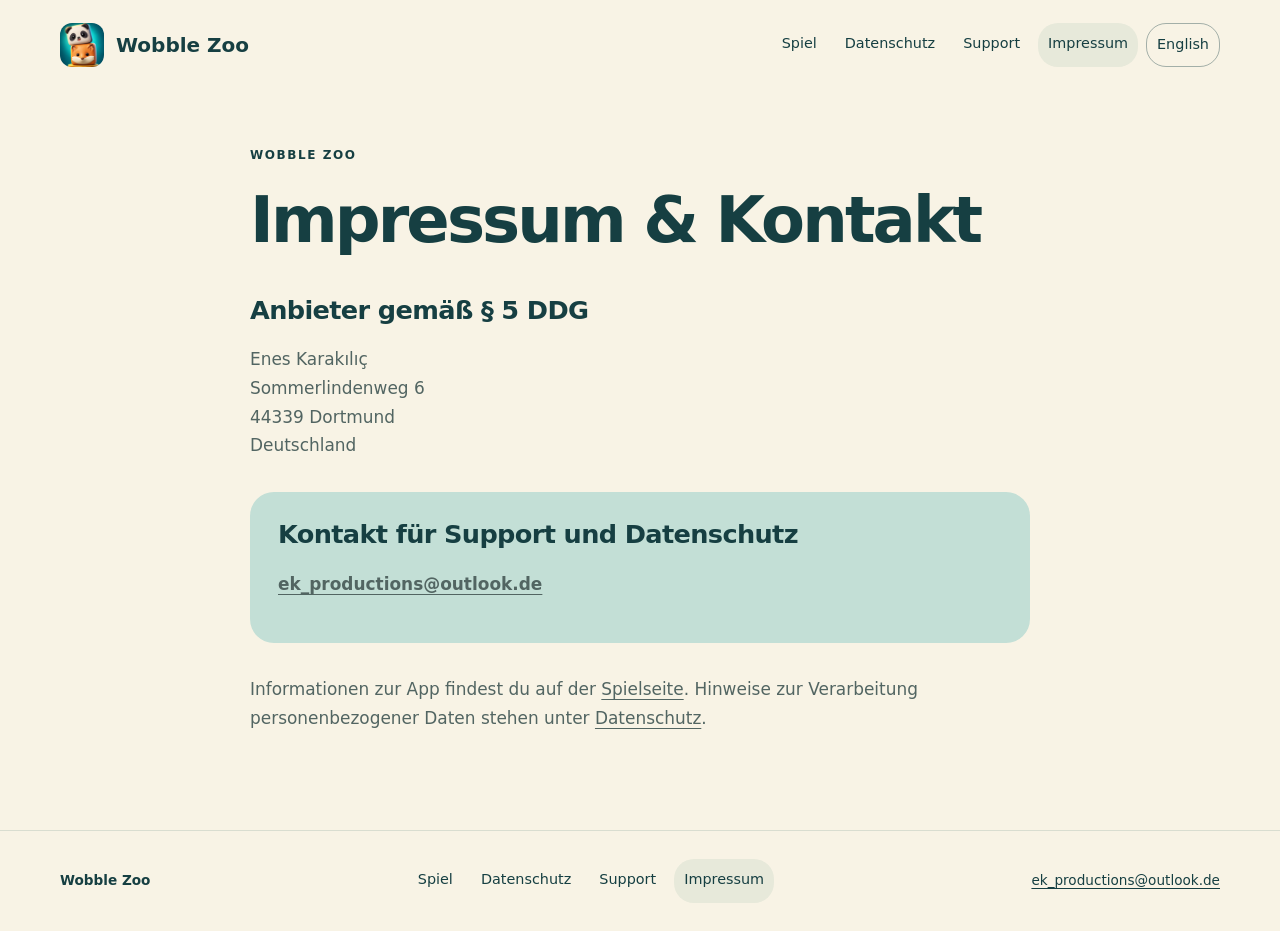
<file: provider.html>
<!doctype html><html lang="de"><head><meta charset="utf-8"><meta name="viewport" content="width=device-width, initial-scale=1"><meta name="description" content="Tierwürfel stapeln, Rekorde knacken und Hilfe finden: Wobble Zoo für iPhone."><title>Impressum · Wobble Zoo</title><link rel="icon" href="assets/app-icon-96.png"><link rel="stylesheet" href="assets/styles.css?v=20260909"><link rel="apple-touch-icon" href="assets/apple-touch-icon.png"></head><body><a class="skip" href="#main">Zum Inhalt</a><div class="top"><header><div class="shell"><a class="brand" href="index.html"><img src="assets/app-icon-96.png" alt="" width="44" height="44">Wobble Zoo</a><nav aria-label="Hauptnavigation"><a href="index.html">Spiel</a><a href="privacy.html">Datenschutz</a><a href="support.html">Support</a><a href="provider.html" aria-current="page">Impressum</a><a class="language" href="en/provider.html" lang="en" hreflang="en">English</a></nav></div></header></div><main id="main" class="shell legal"><span class="eyebrow">Wobble Zoo</span><h1>Impressum &amp; Kontakt</h1><h2>Anbieter gemäß § 5 DDG</h2><p>Enes Karakılıç<br>Sommerlindenweg 6<br>44339 Dortmund<br>Deutschland</p><div class="contact"><h2 style="margin-top:0">Kontakt für Support und Datenschutz</h2><p><a href="mailto:ek_productions@outlook.de">ek_productions@outlook.de</a></p></div><p>Informationen zur App findest du auf der <a href="index.html">Spielseite</a>. Hinweise zur Verarbeitung personenbezogener Daten stehen unter <a href="privacy.html">Datenschutz</a>.</p></main><footer><div class="shell"><p class="copyright">Wobble Zoo</p><nav aria-label="Fußnavigation"><a href="index.html">Spiel</a><a href="privacy.html">Datenschutz</a><a href="support.html">Support</a><a href="provider.html" aria-current="page">Impressum</a></nav><p><a href="mailto:ek_productions@outlook.de">ek_productions@outlook.de</a></p></div></footer></body></html>
</file>
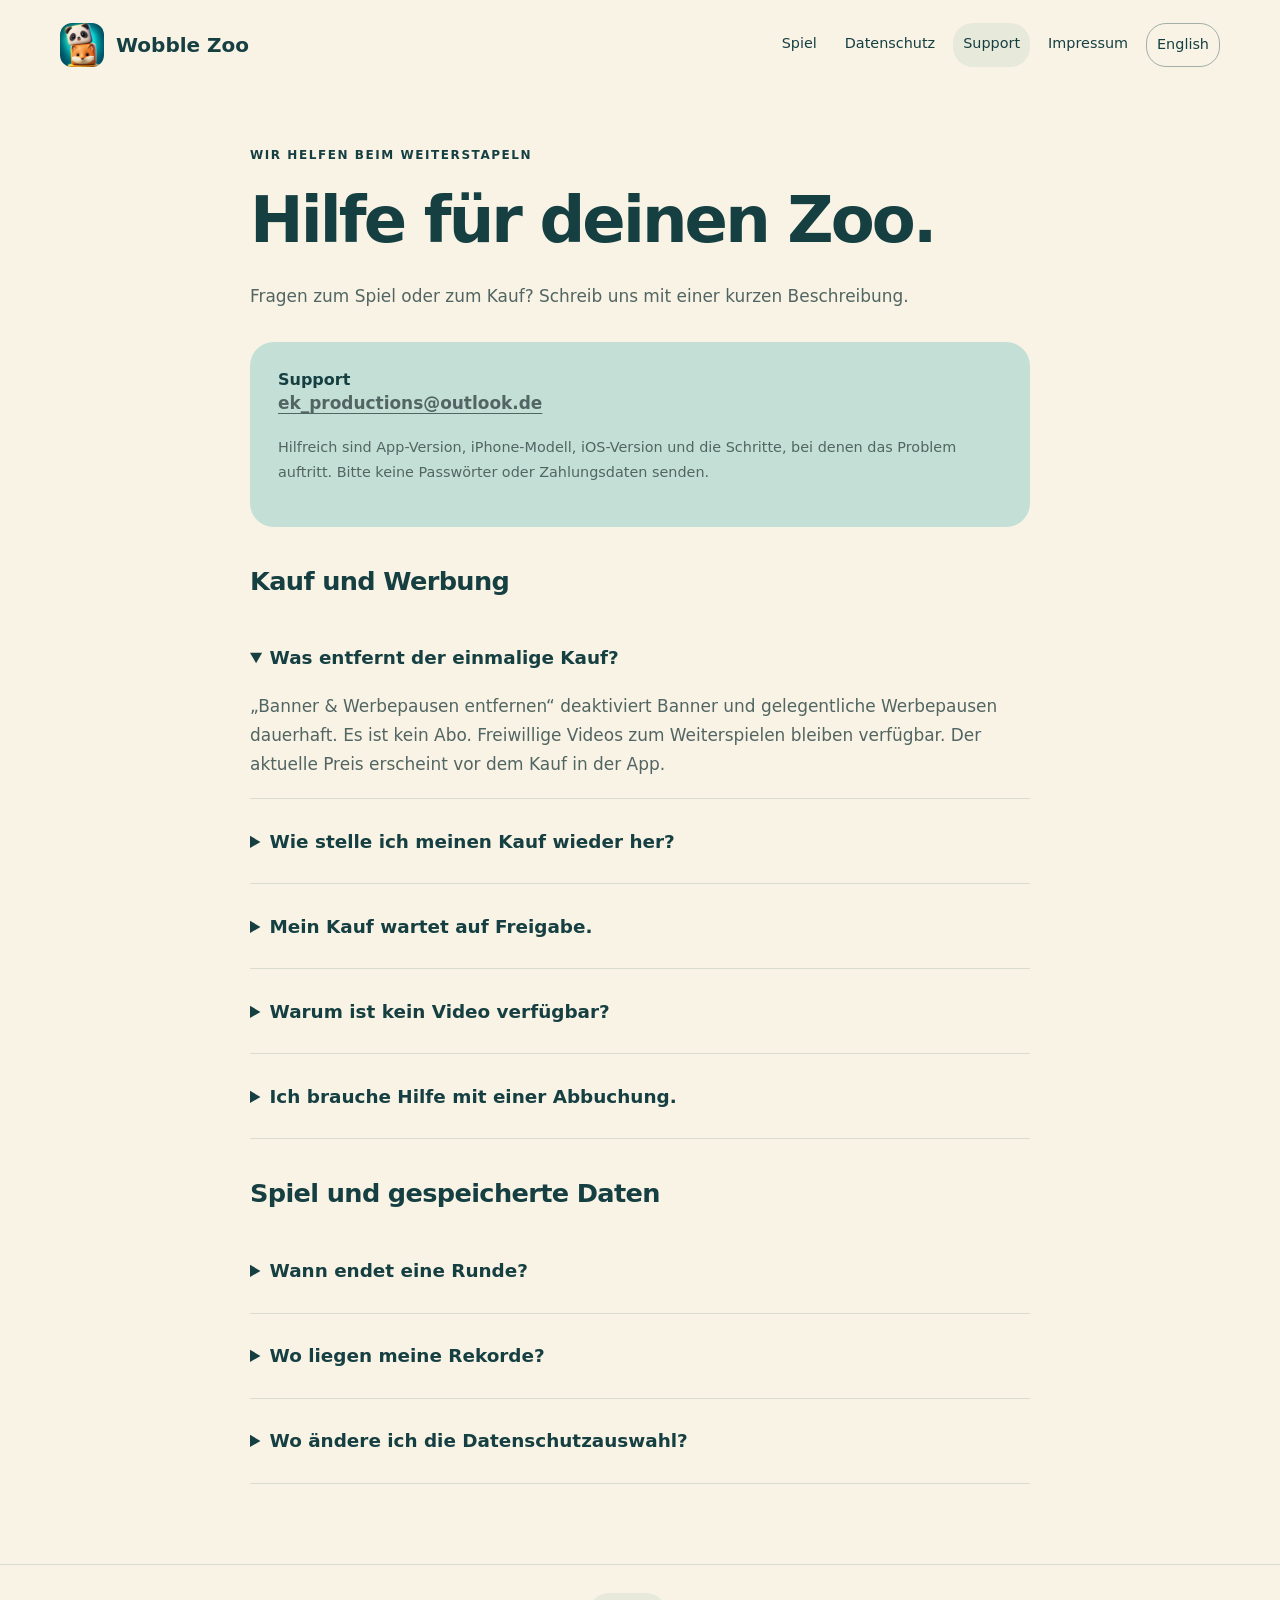
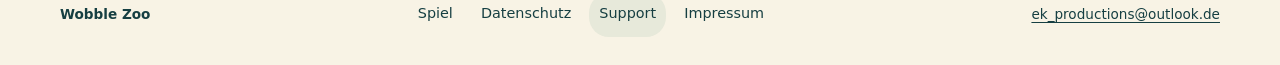
<file: support.html>
<!doctype html><html lang="de"><head><meta charset="utf-8"><meta name="viewport" content="width=device-width, initial-scale=1"><meta name="description" content="Tierwürfel stapeln, Rekorde knacken und Hilfe finden: Wobble Zoo für iPhone."><title>Support · Wobble Zoo</title><link rel="icon" href="assets/app-icon-96.png"><link rel="stylesheet" href="assets/styles.css?v=20260909"><link rel="apple-touch-icon" href="assets/apple-touch-icon.png"></head><body><a class="skip" href="#main">Zum Inhalt</a><div class="top"><header><div class="shell"><a class="brand" href="index.html"><img src="assets/app-icon-96.png" alt="" width="44" height="44">Wobble Zoo</a><nav aria-label="Hauptnavigation"><a href="index.html">Spiel</a><a href="privacy.html">Datenschutz</a><a href="support.html" aria-current="page">Support</a><a href="provider.html">Impressum</a><a class="language" href="en/support.html" lang="en" hreflang="en">English</a></nav></div></header></div><main id="main" class="shell legal"><span class="eyebrow">Wir helfen beim Weiterstapeln</span><h1>Hilfe für deinen Zoo.</h1><p>Fragen zum Spiel oder zum Kauf? Schreib uns mit einer kurzen Beschreibung.</p><div class="contact"><strong>Support</strong><p><a href="mailto:ek_productions@outlook.de">ek_productions@outlook.de</a></p><p class="footnote">Hilfreich sind App-Version, iPhone-Modell, iOS-Version und die Schritte, bei denen das Problem auftritt. Bitte keine Passwörter oder Zahlungsdaten senden.</p></div><h2 id="purchases">Kauf und Werbung</h2><details open><summary>Was entfernt der einmalige Kauf?</summary><p>„Banner &amp; Werbepausen entfernen“ deaktiviert Banner und gelegentliche Werbepausen dauerhaft. Es ist kein Abo. Freiwillige Videos zum Weiterspielen bleiben verfügbar. Der aktuelle Preis erscheint vor dem Kauf in der App.</p></details><details><summary>Wie stelle ich meinen Kauf wieder her?</summary><p>Öffne die Einstellungen in Wobble Zoo und tippe auf „Käufe wiederherstellen“. Verwende den Apple Account des ursprünglichen Kaufs und eine Internetverbindung. Der Kauf wird nach erfolgreicher Bestätigung wieder aktiviert.</p></details><details><summary>Mein Kauf wartet auf Freigabe.</summary><p>Bei einer ausstehenden Kaufgenehmigung wird die Freischaltung nach Bestätigung durch Apple automatisch aktiviert. Du brauchst dafür keinen weiteren Kauf zu starten.</p></details><details><summary>Warum ist kein Video verfügbar?</summary><p>Die Verfügbarkeit hängt unter anderem von Internetverbindung, Datenschutzstatus und Anzeigenangebot ab. Ein freiwilliges Video ist nicht immer verfügbar. Du kannst jederzeit kostenlos eine neue Runde beginnen.</p></details><details><summary>Ich brauche Hilfe mit einer Abbuchung.</summary><p>Apple verwaltet App-Store-Abrechnungen. Käufe und Erstattungsanfragen findest du unter <a href="https://reportaproblem.apple.com/">reportaproblem.apple.com</a>.</p></details><h2>Spiel und gespeicherte Daten</h2><details><summary>Wann endet eine Runde?</summary><p>Wenn ein Tier tatsächlich unter die Plattform fällt. Seitliche oder kopfüber liegende Tiere dürfen bleiben, sobald sie ruhig liegen. Pro Runde gibt es höchstens eine Fortsetzung über ein freiwilliges Video.</p></details><details><summary>Wo liegen meine Rekorde?</summary><p>Deine lokalen Rekorde und Einstellungen liegen auf deinem Gerät. Die drei Schwierigkeitsstufen haben getrennte Rekorde. Wenn du Game Center freiwillig aktivierst und dich anmeldest, werden neue Runden zusätzlich in Apples Online-Ranglisten gewertet. Vorhandene lokale Rekorde laden wir nicht nachträglich hoch. Die automatische Punkteübermittlung kannst du in den App-Einstellungen ausschalten. Mehr dazu unter <a href="privacy.html#game-center">Game Center und Datenschutz</a>.</p></details><details><summary>Wo ändere ich die Datenschutzauswahl?</summary><p>„Datenschutzoptionen“ in den App-Einstellungen verwaltet, soweit verfügbar, deine Google-Einwilligung. Die separate App-Tracking-Transparency-Erlaubnis änderst du in iOS unter „Einstellungen &gt; Datenschutz &amp; Sicherheit &gt; Tracking“. Eine Ablehnung sperrt das Spiel nicht. Weitere Informationen stehen im <a href="privacy.html">Datenschutztext</a>.</p></details></main><footer><div class="shell"><p class="copyright">Wobble Zoo</p><nav aria-label="Fußnavigation"><a href="index.html">Spiel</a><a href="privacy.html">Datenschutz</a><a href="support.html" aria-current="page">Support</a><a href="provider.html">Impressum</a></nav><p><a href="mailto:ek_productions@outlook.de">ek_productions@outlook.de</a></p></div></footer></body></html>
</file>
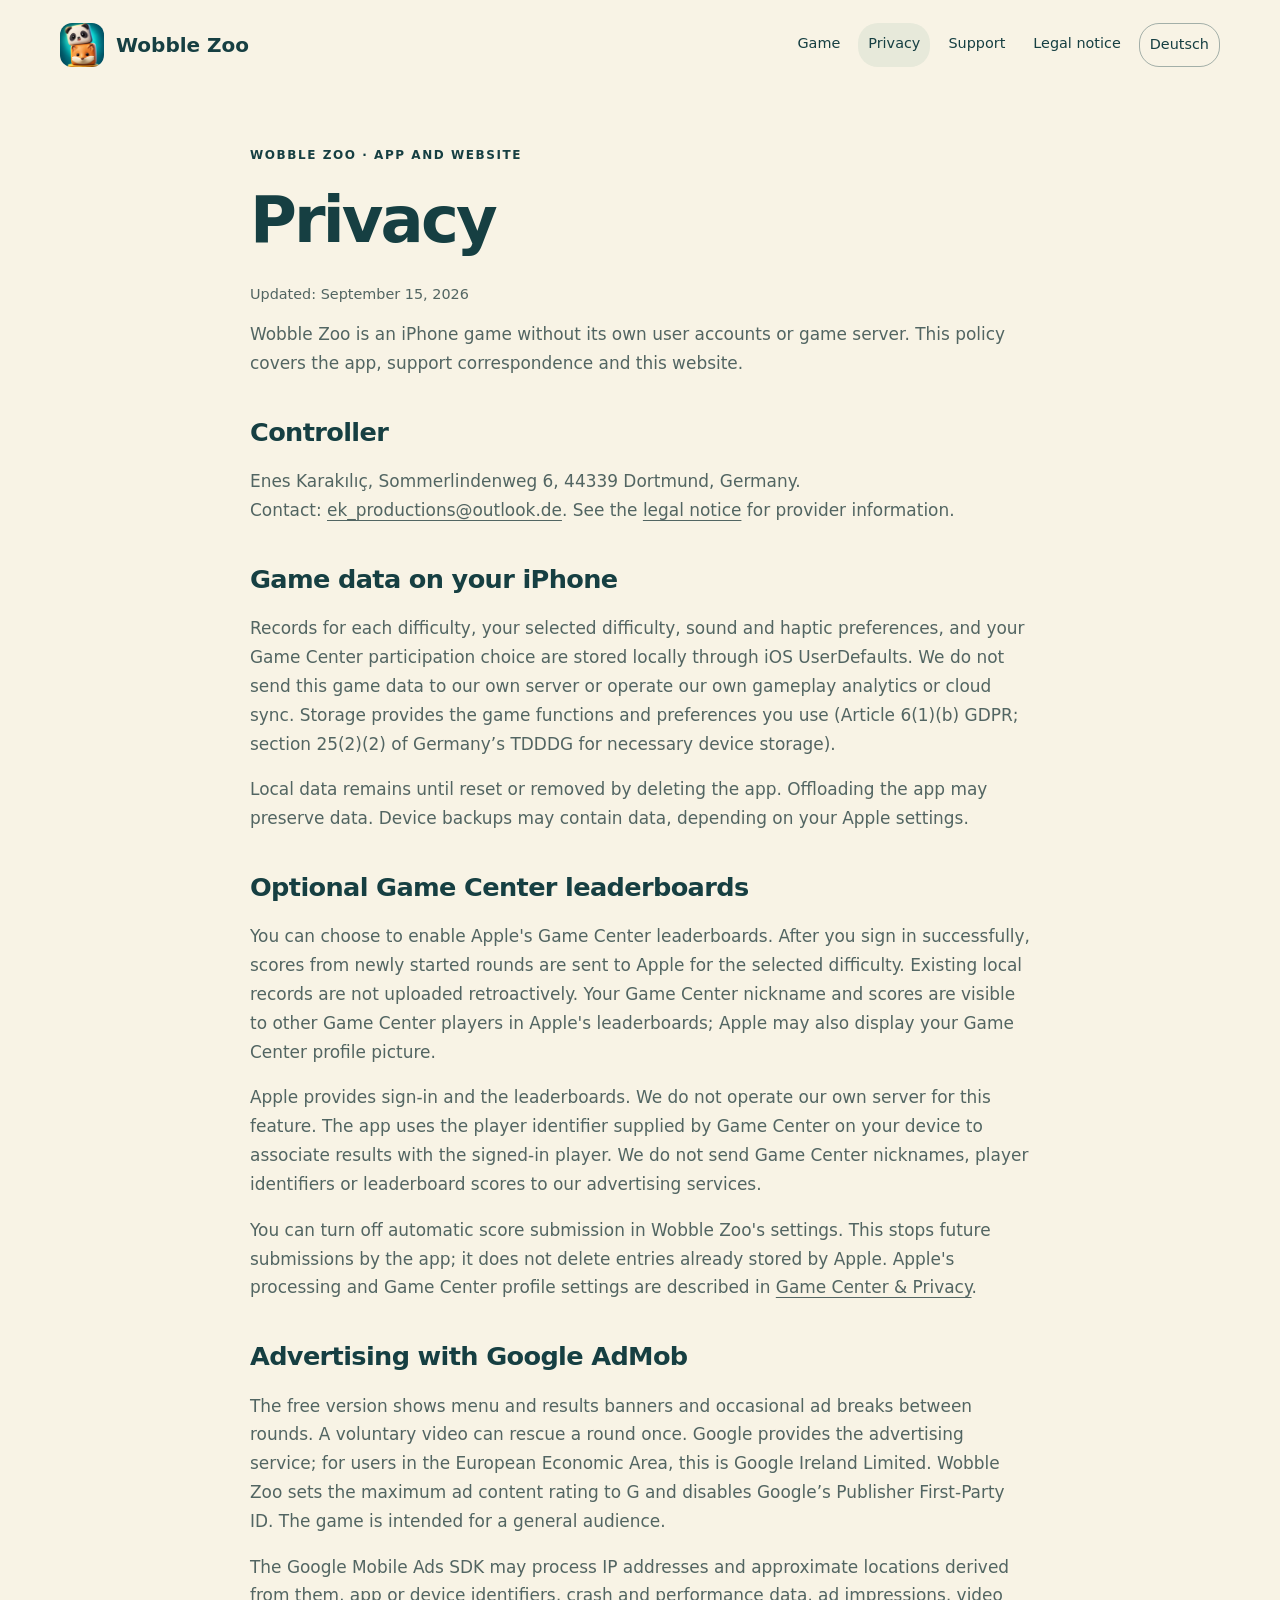
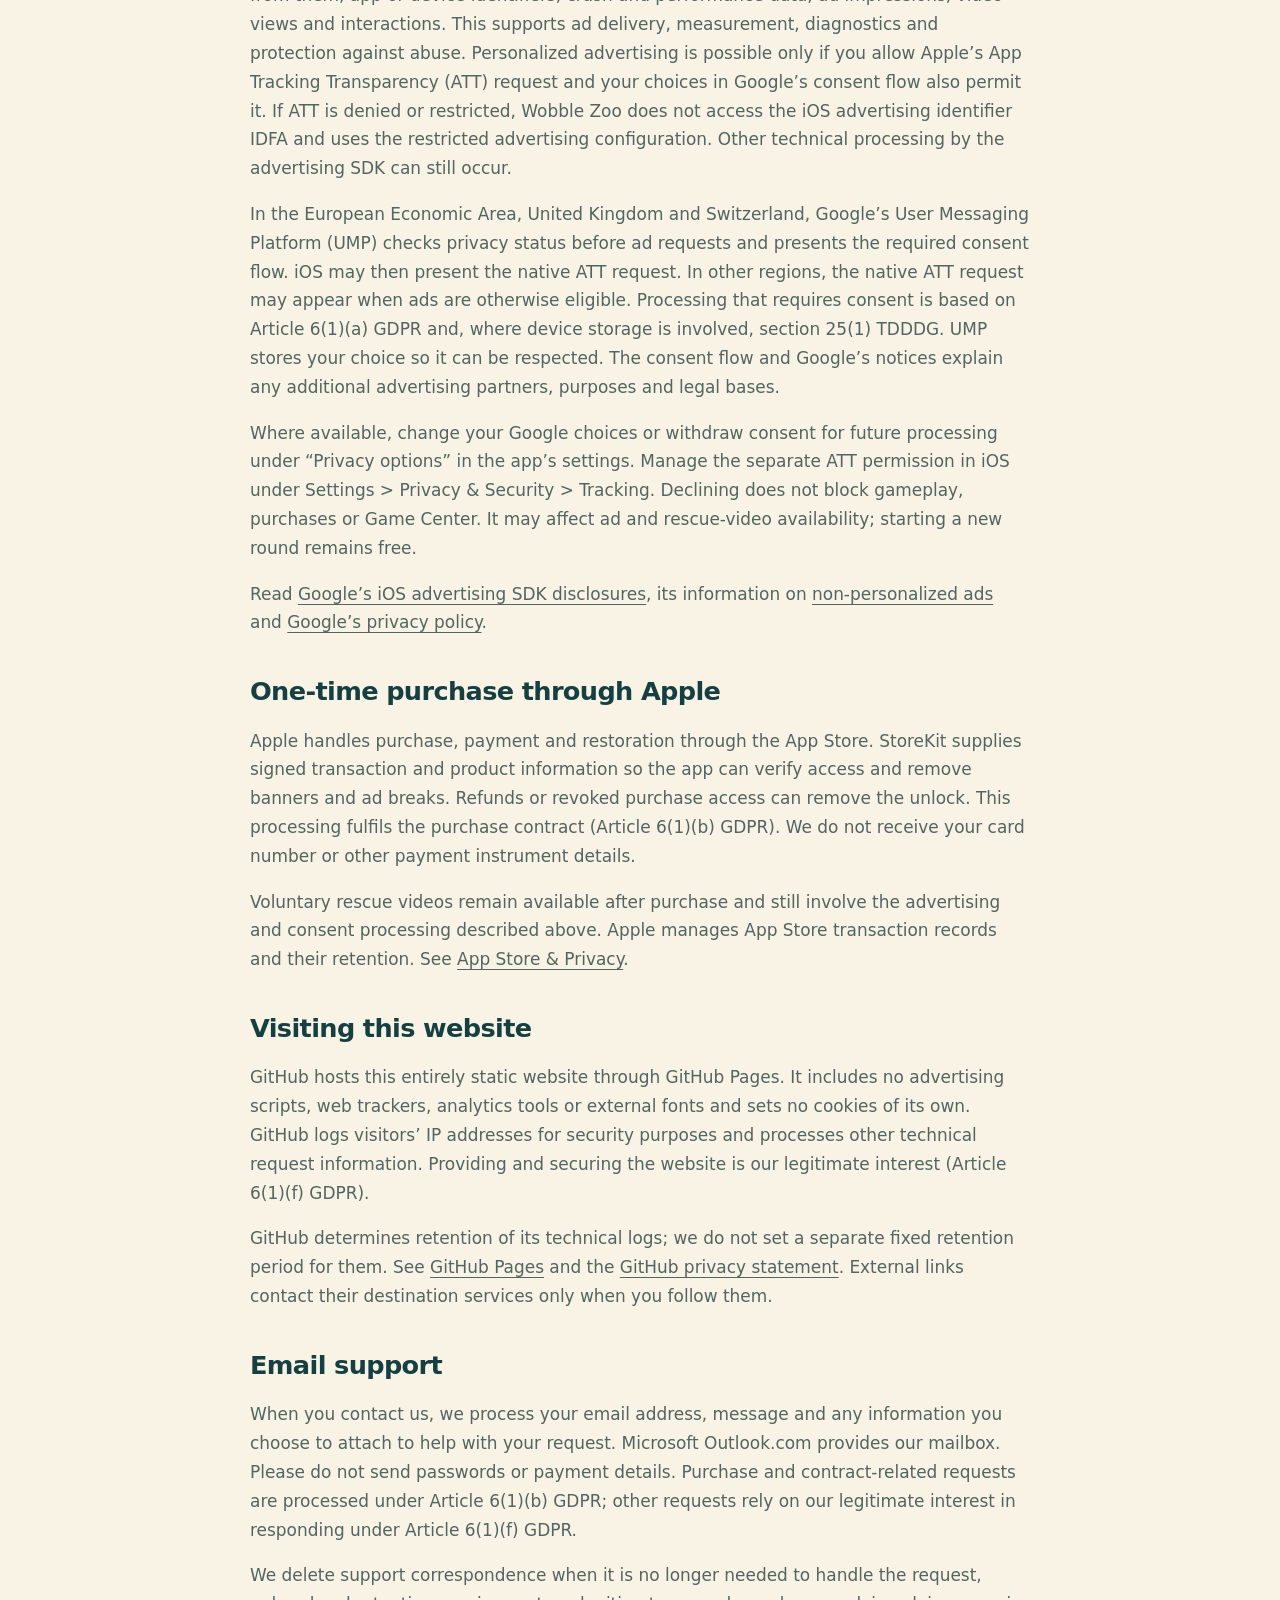
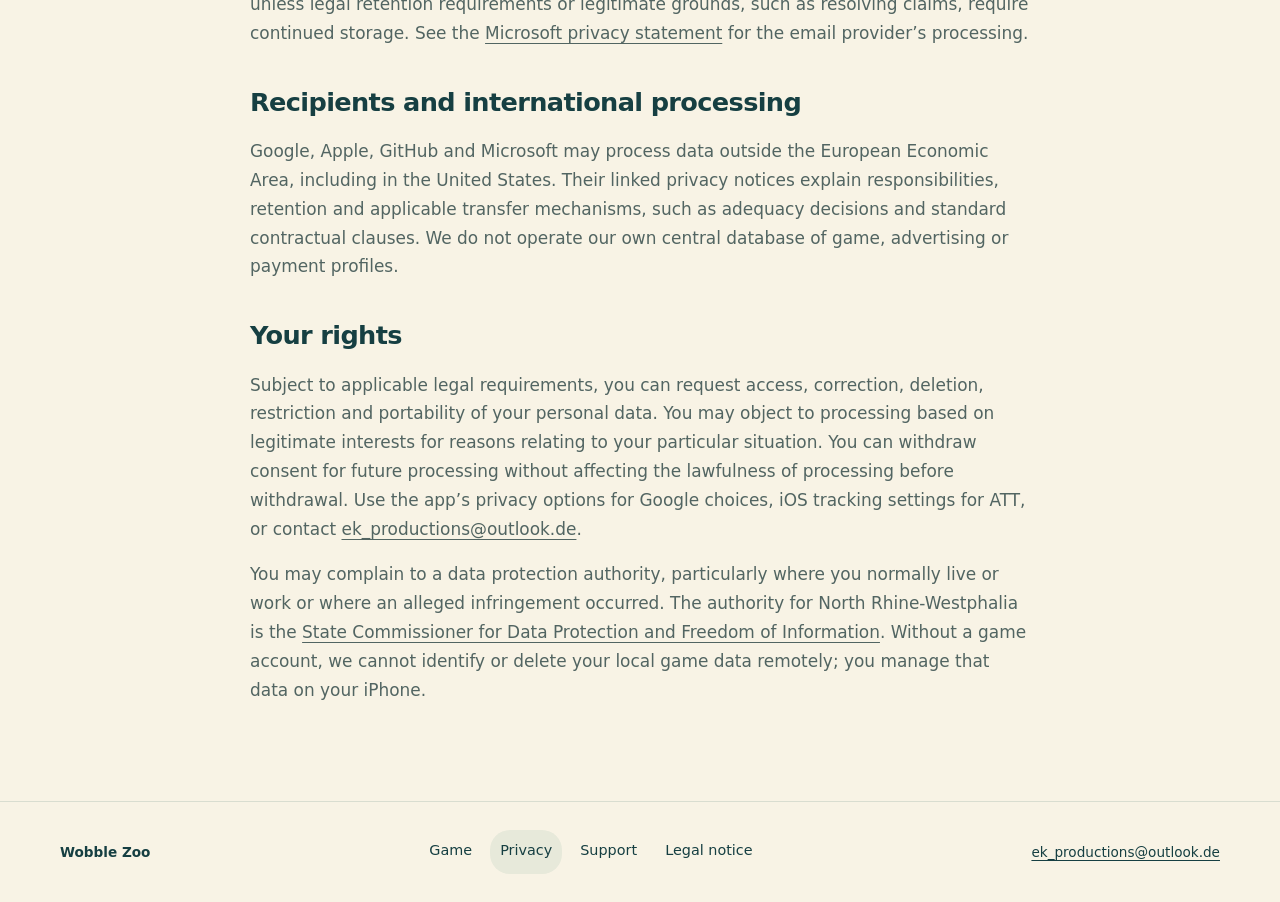
<file: en/privacy.html>
<!doctype html><html lang="en"><head><meta charset="utf-8"><meta name="viewport" content="width=device-width, initial-scale=1"><meta name="description" content="Stack animal cubes, chase your next record and get help with Wobble Zoo for iPhone."><title>Privacy · Wobble Zoo</title><link rel="icon" href="../assets/app-icon-96.png"><link rel="stylesheet" href="../assets/styles.css?v=20260909"><link rel="apple-touch-icon" href="../assets/apple-touch-icon.png"></head><body><a class="skip" href="#main">Skip to content</a><div class="top"><header><div class="shell"><a class="brand" href="index.html"><img src="../assets/app-icon-96.png" alt="" width="44" height="44">Wobble Zoo</a><nav aria-label="Main navigation"><a href="index.html">Game</a><a href="privacy.html" aria-current="page">Privacy</a><a href="support.html">Support</a><a href="provider.html">Legal notice</a><a class="language" href="../privacy.html" lang="de" hreflang="de">Deutsch</a></nav></div></header></div><main id="main" class="shell legal"><span class="eyebrow">Wobble Zoo · App and website</span><h1>Privacy</h1><p class="updated">Updated: September 15, 2026</p>
<p>Wobble Zoo is an iPhone game without its own user accounts or game server. This policy covers the app, support correspondence and this website.</p>
<h2>Controller</h2><p>Enes Karakılıç, Sommerlindenweg 6, 44339 Dortmund, Germany.<br>Contact: <a href="mailto:ek_productions@outlook.de">ek_productions@outlook.de</a>. See the <a href="provider.html">legal notice</a> for provider information.</p>
<h2>Game data on your iPhone</h2><p>Records for each difficulty, your selected difficulty, sound and haptic preferences, and your Game Center participation choice are stored locally through iOS UserDefaults. We do not send this game data to our own server or operate our own gameplay analytics or cloud sync. Storage provides the game functions and preferences you use (Article 6(1)(b) GDPR; section 25(2)(2) of Germany’s TDDDG for necessary device storage).</p><p>Local data remains until reset or removed by deleting the app. Offloading the app may preserve data. Device backups may contain data, depending on your Apple settings.</p>
<h2 id="game-center">Optional Game Center leaderboards</h2>
<p>You can choose to enable Apple's Game Center leaderboards. After you sign in successfully, scores from newly started rounds are sent to Apple for the selected difficulty. Existing local records are not uploaded retroactively. Your Game Center nickname and scores are visible to other Game Center players in Apple's leaderboards; Apple may also display your Game Center profile picture.</p>
<p>Apple provides sign-in and the leaderboards. We do not operate our own server for this feature. The app uses the player identifier supplied by Game Center on your device to associate results with the signed-in player. We do not send Game Center nicknames, player identifiers or leaderboard scores to our advertising services.</p>
<p>You can turn off automatic score submission in Wobble Zoo's settings. This stops future submissions by the app; it does not delete entries already stored by Apple. Apple's processing and Game Center profile settings are described in <a href="https://www.apple.com/legal/privacy/data/en/game-center/">Game Center &amp; Privacy</a>.</p>
<h2>Advertising with Google AdMob</h2><p>The free version shows menu and results banners and occasional ad breaks between rounds. A voluntary video can rescue a round once. Google provides the advertising service; for users in the European Economic Area, this is Google Ireland Limited. Wobble Zoo sets the maximum ad content rating to G and disables Google’s Publisher First-Party ID. The game is intended for a general audience.</p><p>The Google Mobile Ads SDK may process IP addresses and approximate locations derived from them, app or device identifiers, crash and performance data, ad impressions, video views and interactions. This supports ad delivery, measurement, diagnostics and protection against abuse. Personalized advertising is possible only if you allow Apple’s App Tracking Transparency (ATT) request and your choices in Google’s consent flow also permit it. If ATT is denied or restricted, Wobble Zoo does not access the iOS advertising identifier IDFA and uses the restricted advertising configuration. Other technical processing by the advertising SDK can still occur.</p><p>In the European Economic Area, United Kingdom and Switzerland, Google’s User Messaging Platform (UMP) checks privacy status before ad requests and presents the required consent flow. iOS may then present the native ATT request. In other regions, the native ATT request may appear when ads are otherwise eligible. Processing that requires consent is based on Article 6(1)(a) GDPR and, where device storage is involved, section 25(1) TDDDG. UMP stores your choice so it can be respected. The consent flow and Google’s notices explain any additional advertising partners, purposes and legal bases.</p><p>Where available, change your Google choices or withdraw consent for future processing under “Privacy options” in the app’s settings. Manage the separate ATT permission in iOS under Settings &gt; Privacy &amp; Security &gt; Tracking. Declining does not block gameplay, purchases or Game Center. It may affect ad and rescue-video availability; starting a new round remains free.</p><p>Read <a href="https://developers.google.com/admob/ios/privacy/data-disclosure">Google’s iOS advertising SDK disclosures</a>, its information on <a href="https://support.google.com/admob/answer/7676680?hl=en">non-personalized ads</a> and <a href="https://policies.google.com/privacy?hl=en">Google’s privacy policy</a>.</p>
<h2>One-time purchase through Apple</h2><p>Apple handles purchase, payment and restoration through the App Store. StoreKit supplies signed transaction and product information so the app can verify access and remove banners and ad breaks. Refunds or revoked purchase access can remove the unlock. This processing fulfils the purchase contract (Article 6(1)(b) GDPR). We do not receive your card number or other payment instrument details.</p><p>Voluntary rescue videos remain available after purchase and still involve the advertising and consent processing described above. Apple manages App Store transaction records and their retention. See <a href="https://www.apple.com/legal/privacy/data/en/app-store/">App Store &amp; Privacy</a>.</p>
<h2>Visiting this website</h2><p>GitHub hosts this entirely static website through GitHub Pages. It includes no advertising scripts, web trackers, analytics tools or external fonts and sets no cookies of its own. GitHub logs visitors’ IP addresses for security purposes and processes other technical request information. Providing and securing the website is our legitimate interest (Article 6(1)(f) GDPR).</p><p>GitHub determines retention of its technical logs; we do not set a separate fixed retention period for them. See <a href="https://docs.github.com/en/pages/getting-started-with-github-pages/what-is-github-pages">GitHub Pages</a> and the <a href="https://docs.github.com/en/site-policy/privacy-policies/github-general-privacy-statement">GitHub privacy statement</a>. External links contact their destination services only when you follow them.</p>
<h2>Email support</h2><p>When you contact us, we process your email address, message and any information you choose to attach to help with your request. Microsoft Outlook.com provides our mailbox. Please do not send passwords or payment details. Purchase and contract-related requests are processed under Article 6(1)(b) GDPR; other requests rely on our legitimate interest in responding under Article 6(1)(f) GDPR.</p><p>We delete support correspondence when it is no longer needed to handle the request, unless legal retention requirements or legitimate grounds, such as resolving claims, require continued storage. See the <a href="https://www.microsoft.com/en-us/privacy/privacystatement">Microsoft privacy statement</a> for the email provider’s processing.</p>
<h2>Recipients and international processing</h2><p>Google, Apple, GitHub and Microsoft may process data outside the European Economic Area, including in the United States. Their linked privacy notices explain responsibilities, retention and applicable transfer mechanisms, such as adequacy decisions and standard contractual clauses. We do not operate our own central database of game, advertising or payment profiles.</p>
<h2>Your rights</h2><p>Subject to applicable legal requirements, you can request access, correction, deletion, restriction and portability of your personal data. You may object to processing based on legitimate interests for reasons relating to your particular situation. You can withdraw consent for future processing without affecting the lawfulness of processing before withdrawal. Use the app’s privacy options for Google choices, iOS tracking settings for ATT, or contact <a href="mailto:ek_productions@outlook.de">ek_productions@outlook.de</a>.</p><p>You may complain to a data protection authority, particularly where you normally live or work or where an alleged infringement occurred. The authority for North Rhine-Westphalia is the <a href="https://www.ldi.nrw.de/">State Commissioner for Data Protection and Freedom of Information</a>. Without a game account, we cannot identify or delete your local game data remotely; you manage that data on your iPhone.</p></main><footer><div class="shell"><p class="copyright">Wobble Zoo</p><nav aria-label="Footer navigation"><a href="index.html">Game</a><a href="privacy.html" aria-current="page">Privacy</a><a href="support.html">Support</a><a href="provider.html">Legal notice</a></nav><p><a href="mailto:ek_productions@outlook.de">ek_productions@outlook.de</a></p></div></footer></body></html>
</file>
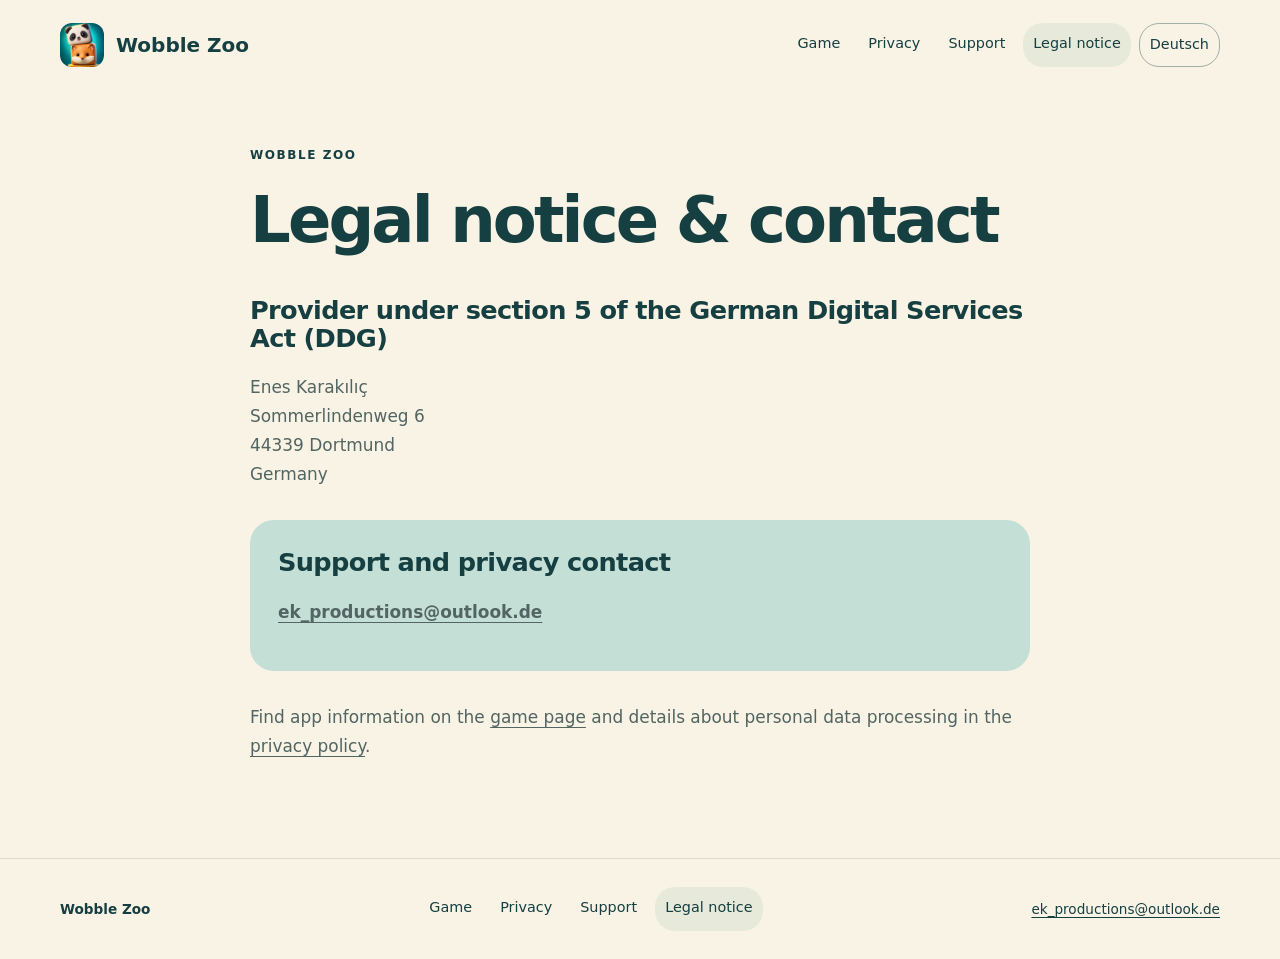
<file: en/provider.html>
<!doctype html><html lang="en"><head><meta charset="utf-8"><meta name="viewport" content="width=device-width, initial-scale=1"><meta name="description" content="Stack animal cubes, chase your next record and get help with Wobble Zoo for iPhone."><title>Legal notice · Wobble Zoo</title><link rel="icon" href="../assets/app-icon-96.png"><link rel="stylesheet" href="../assets/styles.css?v=20260909"><link rel="apple-touch-icon" href="../assets/apple-touch-icon.png"></head><body><a class="skip" href="#main">Skip to content</a><div class="top"><header><div class="shell"><a class="brand" href="index.html"><img src="../assets/app-icon-96.png" alt="" width="44" height="44">Wobble Zoo</a><nav aria-label="Main navigation"><a href="index.html">Game</a><a href="privacy.html">Privacy</a><a href="support.html">Support</a><a href="provider.html" aria-current="page">Legal notice</a><a class="language" href="../provider.html" lang="de" hreflang="de">Deutsch</a></nav></div></header></div><main id="main" class="shell legal"><span class="eyebrow">Wobble Zoo</span><h1>Legal notice &amp; contact</h1><h2>Provider under section 5 of the German Digital Services Act (DDG)</h2><p>Enes Karakılıç<br>Sommerlindenweg 6<br>44339 Dortmund<br>Germany</p><div class="contact"><h2 style="margin-top:0">Support and privacy contact</h2><p><a href="mailto:ek_productions@outlook.de">ek_productions@outlook.de</a></p></div><p>Find app information on the <a href="index.html">game page</a> and details about personal data processing in the <a href="privacy.html">privacy policy</a>.</p></main><footer><div class="shell"><p class="copyright">Wobble Zoo</p><nav aria-label="Footer navigation"><a href="index.html">Game</a><a href="privacy.html">Privacy</a><a href="support.html">Support</a><a href="provider.html" aria-current="page">Legal notice</a></nav><p><a href="mailto:ek_productions@outlook.de">ek_productions@outlook.de</a></p></div></footer></body></html>
</file>
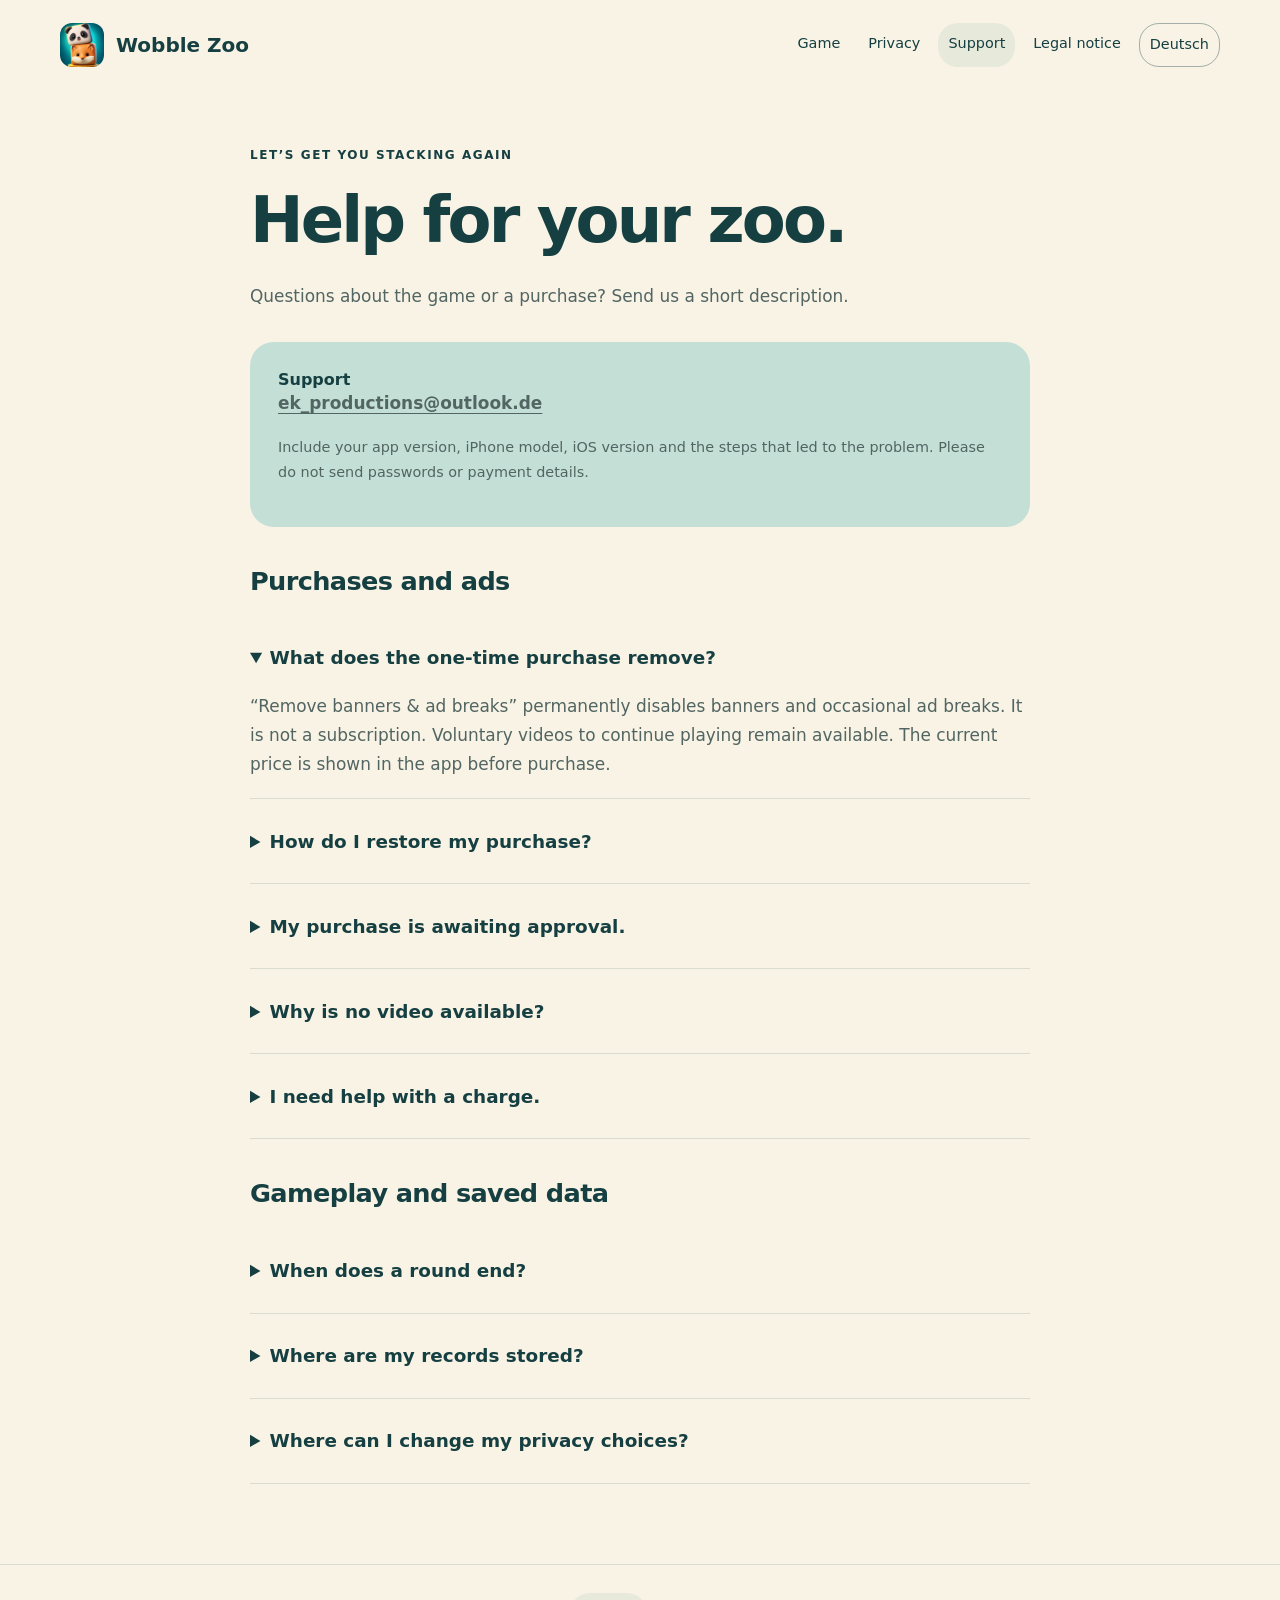
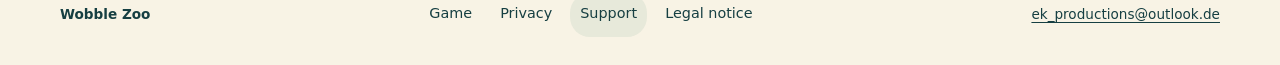
<file: en/support.html>
<!doctype html><html lang="en"><head><meta charset="utf-8"><meta name="viewport" content="width=device-width, initial-scale=1"><meta name="description" content="Stack animal cubes, chase your next record and get help with Wobble Zoo for iPhone."><title>Support · Wobble Zoo</title><link rel="icon" href="../assets/app-icon-96.png"><link rel="stylesheet" href="../assets/styles.css?v=20260909"><link rel="apple-touch-icon" href="../assets/apple-touch-icon.png"></head><body><a class="skip" href="#main">Skip to content</a><div class="top"><header><div class="shell"><a class="brand" href="index.html"><img src="../assets/app-icon-96.png" alt="" width="44" height="44">Wobble Zoo</a><nav aria-label="Main navigation"><a href="index.html">Game</a><a href="privacy.html">Privacy</a><a href="support.html" aria-current="page">Support</a><a href="provider.html">Legal notice</a><a class="language" href="../support.html" lang="de" hreflang="de">Deutsch</a></nav></div></header></div><main id="main" class="shell legal"><span class="eyebrow">Let’s get you stacking again</span><h1>Help for your zoo.</h1><p>Questions about the game or a purchase? Send us a short description.</p><div class="contact"><strong>Support</strong><p><a href="mailto:ek_productions@outlook.de">ek_productions@outlook.de</a></p><p class="footnote">Include your app version, iPhone model, iOS version and the steps that led to the problem. Please do not send passwords or payment details.</p></div><h2 id="purchases">Purchases and ads</h2><details open><summary>What does the one-time purchase remove?</summary><p>“Remove banners &amp; ad breaks” permanently disables banners and occasional ad breaks. It is not a subscription. Voluntary videos to continue playing remain available. The current price is shown in the app before purchase.</p></details><details><summary>How do I restore my purchase?</summary><p>Open Wobble Zoo’s settings and tap “Restore purchases”. Use the Apple Account from your original purchase and an internet connection. Your purchase activates again after successful confirmation.</p></details><details><summary>My purchase is awaiting approval.</summary><p>If purchase approval is pending, access activates automatically after Apple confirms it. You do not need to start another purchase.</p></details><details><summary>Why is no video available?</summary><p>Availability depends on your internet connection, privacy status and ad supply, among other factors. Voluntary videos may not always be available. You can always start a new round for free.</p></details><details><summary>I need help with a charge.</summary><p>Apple manages App Store billing. Find purchases and refund requests at <a href="https://reportaproblem.apple.com/">reportaproblem.apple.com</a>.</p></details><h2>Gameplay and saved data</h2><details><summary>When does a round end?</summary><p>When an animal falls below the platform. Animals resting sideways or upside down can stay in the tower. Each round can be continued at most once through a voluntary video.</p></details><details><summary>Where are my records stored?</summary><p>Your local records and settings stay on your device. Each difficulty has separate records. If you choose to enable Game Center and sign in, new rounds also count toward Apple’s online leaderboards. Existing local records are not uploaded retroactively. You can turn off automatic score submission in the app’s settings. Read more about <a href="privacy.html#game-center">Game Center and privacy</a>.</p></details><details><summary>Where can I change my privacy choices?</summary><p>Where available, “Privacy options” in the app’s settings manages your Google consent choices. Change the separate App Tracking Transparency permission in iOS under Settings &gt; Privacy &amp; Security &gt; Tracking. Declining does not block the game. Read more in the <a href="privacy.html">privacy policy</a>.</p></details></main><footer><div class="shell"><p class="copyright">Wobble Zoo</p><nav aria-label="Footer navigation"><a href="index.html">Game</a><a href="privacy.html">Privacy</a><a href="support.html" aria-current="page">Support</a><a href="provider.html">Legal notice</a></nav><p><a href="mailto:ek_productions@outlook.de">ek_productions@outlook.de</a></p></div></footer></body></html>
</file>
<file: assets/styles.css>
:root {
  --ink: #163f42;
  --muted: #526562;
  --cream: #f8f3e5;
  --sky: #c3dfd6;
  --sun: #ffd17a;
  --coral: #f8a24c;
  --line: #d9ddd0;
  font-family: ui-rounded, "Avenir Next", Avenir, system-ui, sans-serif;
  color: var(--ink);
  background: var(--cream);
  font-synthesis: none;
}
* { box-sizing: border-box; }
body { margin: 0; }
a { color: inherit; text-underline-offset: .25em; }
a:focus-visible, summary:focus-visible { outline: 3px solid currentColor; outline-offset: 5px; border-radius: 5px; }
img { max-width: 100%; height: auto; display: block; }
p, li { font-size: 1.06rem; line-height: 1.7; }
h1, h2, h3, p, figure { margin-top: 0; }
h1, h2, h3 { line-height: 1.1; letter-spacing: -.045em; }
h1 { font-size: clamp(3rem, 6.1vw, 5.4rem); margin-bottom: 26px; font-weight: 850; }
h2 { font-size: clamp(2rem, 3.8vw, 3rem); }
h3 { font-size: 1.45rem; }
.shell { width: min(1160px, calc(100% - 64px)); margin: auto; }
.top { background: var(--cream); }
header { padding: 23px 0; }
header .shell, nav, .brand, footer .shell { display: flex; align-items: center; gap: 24px; }
.brand { font-weight: 850; text-decoration: none; gap: 12px; font-size: 1.25rem; white-space: nowrap; }
.brand img { width: 44px; height: 44px; border-radius: 12px; }
nav { margin-left: auto; gap: 8px; flex-wrap: wrap; }
nav a { font-size: .9rem; text-decoration: none; padding: 12px 10px; border-radius: 20px; min-height: 44px; }
nav a[aria-current=page] { background: #e7e9da; }
.language { border: 1px solid #163f4260; }
.skip { position: absolute; top: -100px; left: 24px; padding: 12px; background: white; z-index: 5; }
.skip:focus { top: 12px; }
.hero { padding: 42px 0 76px; display: grid; grid-template-columns: 1fr 1fr; align-items: center; gap: 56px; }
.hero-copy { padding: 12px 0; }
.eyebrow { display: block; font-size: .75rem; line-height: 1.6; letter-spacing: .13em; text-transform: uppercase; font-weight: 800; margin-bottom: 20px; }
.hero p { max-width: 37ch; font-size: 1.2rem; color: var(--muted); }
.actions { display: flex; align-items: center; gap: 24px; flex-wrap: wrap; margin-top: 32px; }
.button { display: inline-flex; align-items: center; justify-content: center; gap: 18px; padding: 16px 22px; min-height: 48px; border-radius: 17px; background: var(--coral); text-decoration: none; font-weight: 800; box-shadow: 0 4px 0 #bc6a2a; }
.button:hover { background: #ffb463; }
.text-link { display: inline-flex; align-items: center; gap: 8px; min-height: 44px; font-size: .95rem; font-weight: 750; }
.hero .footnote { margin: 28px 0 0; }
.hero-art { margin: 0; }
.hero-art img { width: 100%; border-radius: 40px; box-shadow: 0 22px 40px -26px #0f414e80; }
.intro { padding: 56px 0 30px; border-top: 1px solid var(--line); display: grid; grid-template-columns: 1fr 1fr; gap: 64px; align-items: center; }
.intro h2 { margin-bottom: 12px; }
.intro p, .steps p, .section-heading p { color: var(--muted); }
.steps { display: grid; grid-template-columns: repeat(3, 1fr); gap: 40px; padding: 20px 0 72px; }
.steps article { border-top: 2px solid #a3b5a6; padding-top: 22px; }
.step-number { display: block; font-size: .8rem; font-weight: 800; letter-spacing: .1em; color: var(--muted); margin-bottom: 24px; }
.steps h3 { margin-bottom: 12px; }
.steps p { margin-bottom: 0; }
.rankings { background: #14565a; color: var(--cream); border-radius: 32px; padding: 48px; display: grid; grid-template-columns: 1.1fr 1fr; gap: 64px; align-items: center; }
.rankings .eyebrow { color: var(--sun); }
.rankings h2 { margin-bottom: 24px; }
.rankings p { color: #e1eeea; }
.rankings .text-link { color: var(--sun); }
.ranking-details { text-align: center; }
.trophy { width: 150px; height: 150px; color: var(--sun); display: block; margin: 0 auto 20px; }
.difficulties { display: flex; justify-content: center; flex-wrap: wrap; gap: 10px; list-style: none; padding: 0; margin: 0 0 24px; }
.difficulties li { border: 1px solid #8ab4aa; border-radius: 30px; padding: 8px 16px; font-size: .9rem; font-weight: 750; }
.ranking-details p { font-size: .95rem; margin-bottom: 0; }
.skins { padding: 88px 0 72px; }
.section-heading { display: grid; grid-template-columns: 1fr 1fr; gap: 64px; align-items: end; margin-bottom: 28px; }
.section-heading h2 { margin-bottom: 14px; }
.skin-grid { display: grid; grid-template-columns: repeat(4, 1fr); gap: 18px; }
.skin { margin: 0; border-radius: 26px; padding: 22px 22px 24px; text-align: center; }
.skin img { width: 100%; margin: 0 auto 20px; filter: drop-shadow(0 10px 7px #163f4220); }
.skin figcaption { font-weight: 800; font-size: 1.08rem; }
.halloween { background: #e8dbee; }
.space { background: #d4e5ee; }
.pirates { background: #f2ddbb; }
.winter { background: #d9e9df; }
.skins-note { margin: 22px 0 0; color: var(--muted); }
.purchase { margin: 0 0 72px; background: var(--sun); border-radius: 32px; padding: 40px; display: grid; grid-template-columns: 1fr 1fr; gap: 48px; }
.purchase p:last-child { margin-bottom: 0; }
.legal { padding: 56px 0 80px; max-width: 780px; }
.legal h1 { font-size: clamp(2.5rem, 6vw, 4rem); max-width: none; }
.legal h2 { font-size: 1.6rem; letter-spacing: -.025em; margin-top: 40px; }
.legal p, .legal li { color: var(--muted); }
.legal a { overflow-wrap: anywhere; }
.contact { padding: 28px; background: var(--sky); border-radius: 24px; margin: 32px 0; }
.contact a { font-weight: 750; }
.updated { color: var(--muted); font-size: .9rem; }
.legal details { border-bottom: 1px solid var(--line); padding: 20px 0; }
.legal summary { cursor: pointer; font-size: 1.15rem; font-weight: 750; min-height: 44px; align-content: center; }
.legal details p { margin: 12px 0 0; }
.footnote { font-size: .9rem !important; }
footer { border-top: 1px solid var(--line); padding: 28px 0; }
footer .shell { justify-content: space-between; flex-wrap: wrap; }
footer p { margin: 0; font-size: .85rem; }
footer nav { margin: 0; }
.copyright { font-weight: 750; }
@media (max-width: 960px) {
  header .shell { flex-wrap: wrap; gap: 12px; }
  .hero { gap: 32px; }
  .hero h1 { font-size: clamp(2.75rem, 6vw, 4rem); }
  .actions { gap: 16px; }
  .rankings { padding: 36px; gap: 36px; }
  .skin { padding: 16px 12px 20px; }
}
@media (max-width: 760px) {
  .shell { width: calc(100% - 40px); }
  header { padding: 20px 0 12px; }
  header .shell { align-items: flex-start; }
  nav { margin-left: 0; gap: 4px; }
  nav a { padding: 10px 8px; }
  .hero { grid-template-columns: 1fr; gap: 28px; padding: 28px 0 48px; }
  .hero h1 { font-size: clamp(2.65rem, 10vw, 4.5rem); }
  .hero p { font-size: 1.08rem; }
  .hero-art { max-width: 480px; width: 100%; justify-self: center; }
  .hero-art img { border-radius: 28px; }
  .eyebrow { font-size: .68rem; letter-spacing: .1em; margin-bottom: 16px; }
  .intro, .section-heading { grid-template-columns: 1fr; gap: 8px; }
  .intro { padding-top: 40px; }
  .steps { grid-template-columns: 1fr; gap: 24px; padding: 0 0 48px; }
  .step-number { margin-bottom: 14px; }
  .rankings { grid-template-columns: 1fr; padding: 28px 24px; gap: 28px; border-radius: 26px; }
  .rankings h2 { font-size: clamp(1.8rem, 7.5vw, 2.6rem); }
  .trophy { width: 108px; height: 108px; }
  .difficulties { gap: 8px; }
  .difficulties li { padding: 7px 12px; }
  .skins { padding: 56px 0 48px; }
  .skin-grid { grid-template-columns: repeat(2, 1fr); gap: 12px; }
  .skin { border-radius: 20px; }
  .skin figcaption { font-size: .95rem; }
  .skin img { margin-bottom: 16px; }
  .purchase { grid-template-columns: 1fr; gap: 12px; padding: 28px; margin-bottom: 48px; border-radius: 26px; }
  .legal { padding-top: 32px; }
  footer nav { gap: 0; }
}
@media (prefers-reduced-motion: no-preference) {
  .button { transition: background .15s; }
}
</file>
